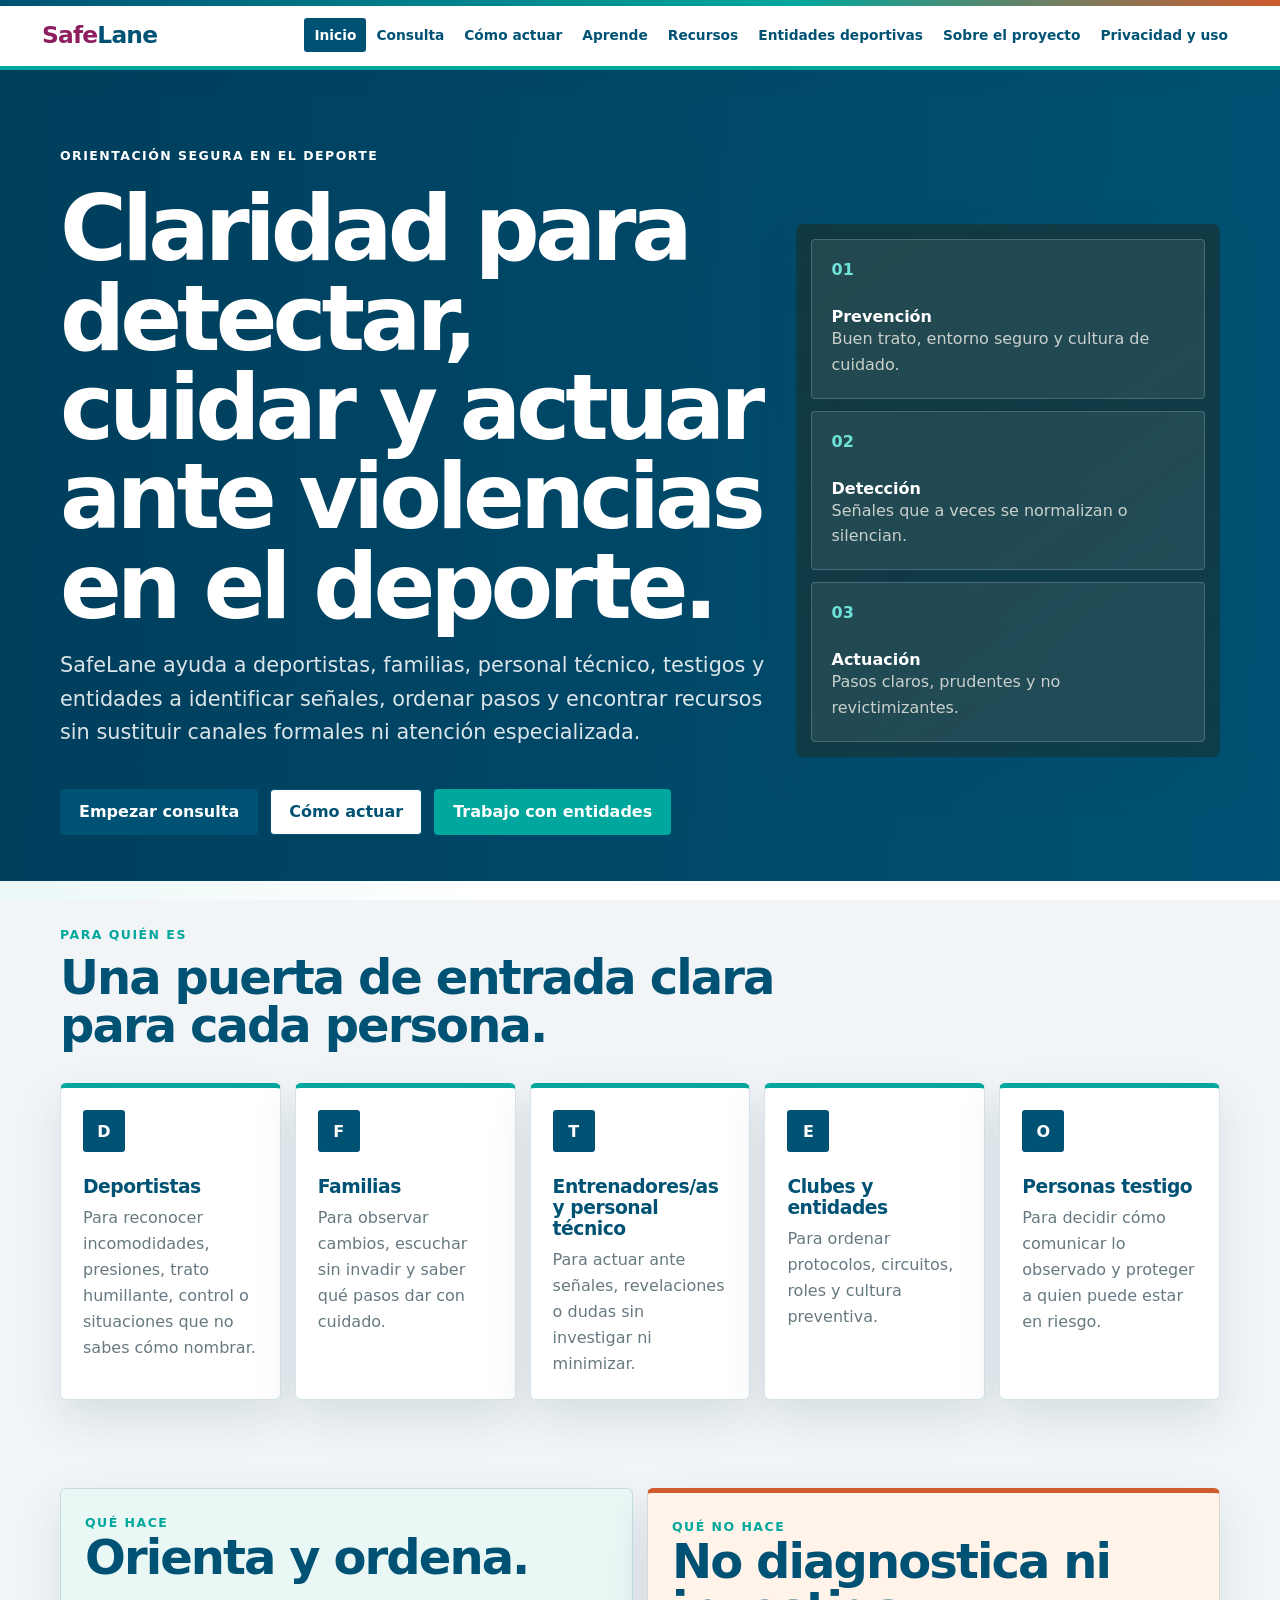
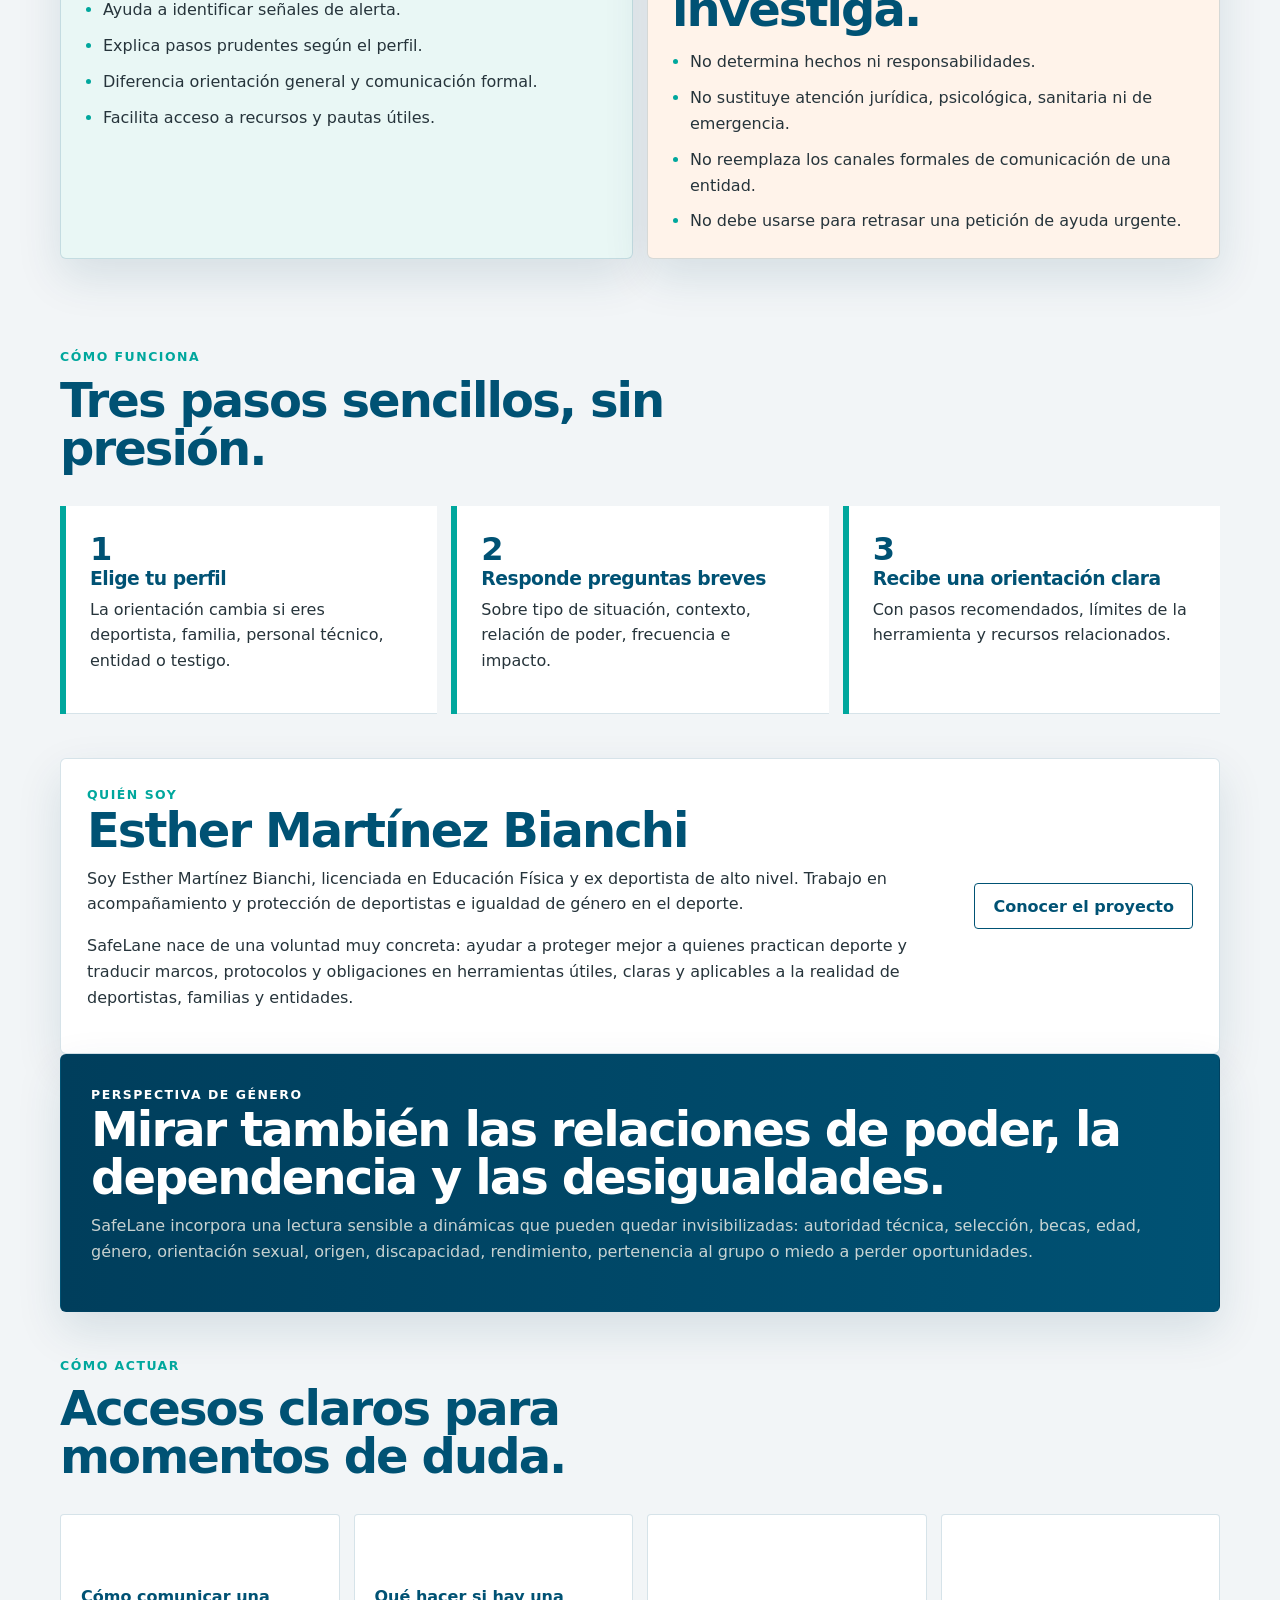
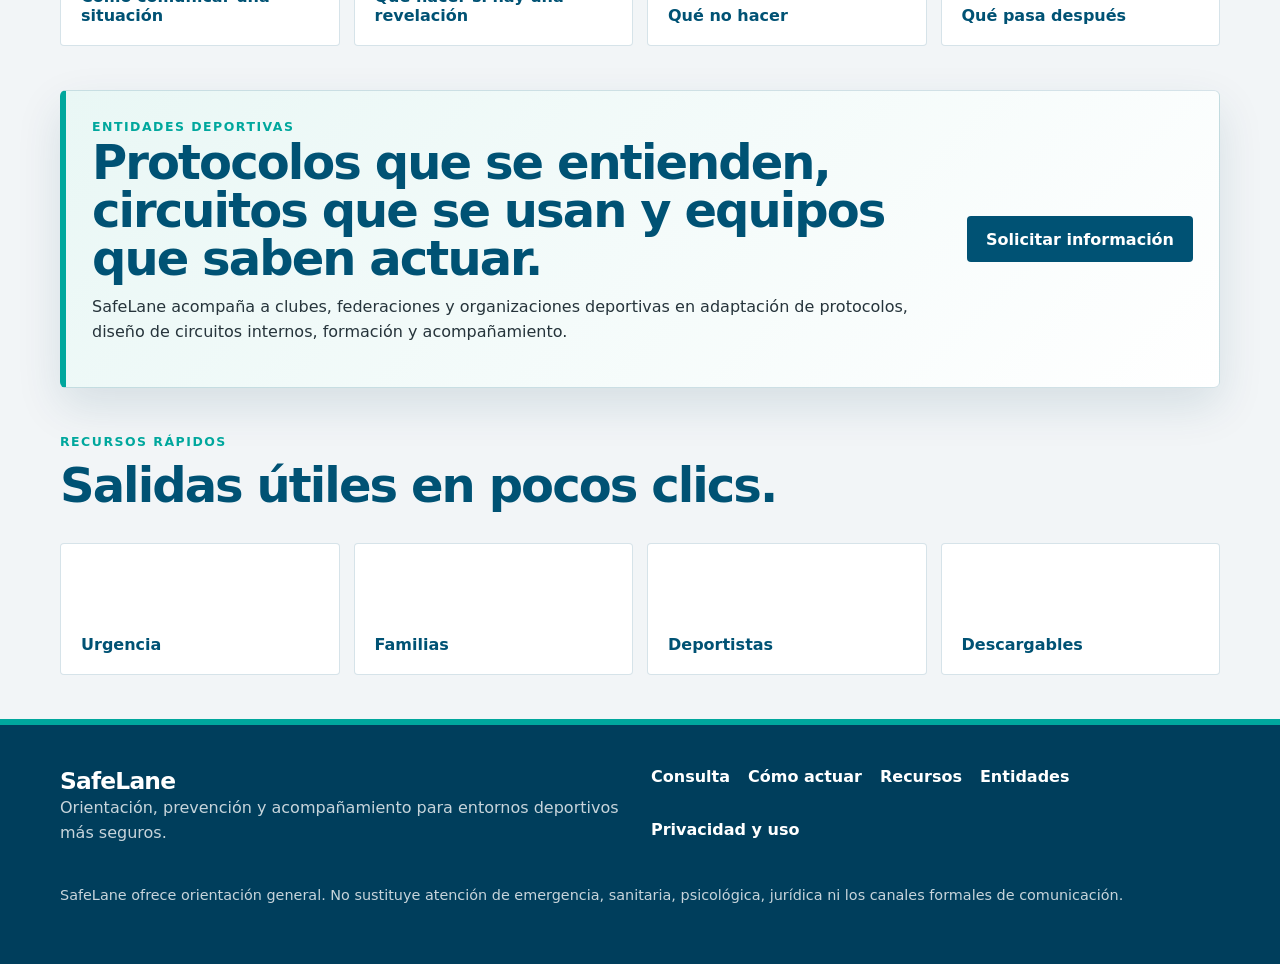
<file: index.html>
<!doctype html>
<html lang="es">
<head>
  <meta charset="utf-8">
  <meta name="viewport" content="width=device-width, initial-scale=1">
  <title>SafeLane | Orientación y protección en el deporte</title>
  <meta name="description" content="SafeLane orienta sobre violencias en el deporte y acompaña a entidades deportivas en protocolos, circuitos internos y formación.">
  <link rel="stylesheet" href="styles.css?v=3">
  <script src="script.js" defer></script>
</head>
<body>
  <header class="site-header">
    <a class="brand" href="index.html" aria-label="SafeLane inicio"><span>Safe</span>Lane</a>
    <button class="menu-toggle" type="button" aria-expanded="false" aria-controls="site-nav">Menú</button>
    <nav id="site-nav" class="site-nav" aria-label="Navegación principal">
      <a class="active" href="index.html">Inicio</a>
      <a href="consulta.html">Consulta</a>
      <a href="como-actuar.html">Cómo actuar</a>
      <a href="aprende.html">Aprende</a>
      <a href="recursos.html">Recursos</a>
      <a href="entidades.html">Entidades deportivas</a>
      <a href="sobre.html">Sobre el proyecto</a>
      <a href="privacidad.html">Privacidad y uso</a>
    </nav>
  </header>

  <main>
    <section class="hero hero-home">
      <div class="hero-copy">
        <p class="eyebrow">Orientación segura en el deporte</p>
        <h1>Claridad para detectar, cuidar y actuar ante violencias en el deporte.</h1>
        <p class="lead">SafeLane ayuda a deportistas, familias, personal técnico, testigos y entidades a identificar señales, ordenar pasos y encontrar recursos sin sustituir canales formales ni atención especializada.</p>
        <div class="cta-row">
          <a class="button primary" href="consulta.html">Empezar consulta</a>
          <a class="button secondary" href="como-actuar.html">Cómo actuar</a>
          <a class="button ghost" href="entidades.html">Trabajo con entidades</a>
        </div>
      </div>
      <div class="hero-panel" aria-label="Resumen de enfoque SafeLane">
        <div class="signal-card large"><span>01</span><strong>Prevención</strong><p>Buen trato, entorno seguro y cultura de cuidado.</p></div>
        <div class="signal-card"><span>02</span><strong>Detección</strong><p>Señales que a veces se normalizan o silencian.</p></div>
        <div class="signal-card"><span>03</span><strong>Actuación</strong><p>Pasos claros, prudentes y no revictimizantes.</p></div>
      </div>
    </section>

    <section class="section">
      <div class="section-head">
        <p class="eyebrow">Para quién es</p>
        <h2>Una puerta de entrada clara para cada persona.</h2>
      </div>
      <div class="grid cards-five">
        <article class="card"><span class="icon">D</span><h3>Deportistas</h3><p>Para reconocer incomodidades, presiones, trato humillante, control o situaciones que no sabes cómo nombrar.</p></article>
        <article class="card"><span class="icon">F</span><h3>Familias</h3><p>Para observar cambios, escuchar sin invadir y saber qué pasos dar con cuidado.</p></article>
        <article class="card"><span class="icon">T</span><h3>Entrenadores/as y personal técnico</h3><p>Para actuar ante señales, revelaciones o dudas sin investigar ni minimizar.</p></article>
        <article class="card"><span class="icon">E</span><h3>Clubes y entidades</h3><p>Para ordenar protocolos, circuitos, roles y cultura preventiva.</p></article>
        <article class="card"><span class="icon">O</span><h3>Personas testigo</h3><p>Para decidir cómo comunicar lo observado y proteger a quien puede estar en riesgo.</p></article>
      </div>
    </section>

    <section class="section split">
      <div class="panel good"><p class="eyebrow">Qué hace</p><h2>Orienta y ordena.</h2><ul class="check-list"><li>Ayuda a identificar señales de alerta.</li><li>Explica pasos prudentes según el perfil.</li><li>Diferencia orientación general y comunicación formal.</li><li>Facilita acceso a recursos y pautas útiles.</li></ul></div>
      <div class="panel warning"><p class="eyebrow">Qué no hace</p><h2>No diagnostica ni investiga.</h2><ul class="check-list"><li>No determina hechos ni responsabilidades.</li><li>No sustituye atención jurídica, psicológica, sanitaria ni de emergencia.</li><li>No reemplaza los canales formales de comunicación de una entidad.</li><li>No debe usarse para retrasar una petición de ayuda urgente.</li></ul></div>
    </section>

    <section class="section steps-section">
      <div class="section-head"><p class="eyebrow">Cómo funciona</p><h2>Tres pasos sencillos, sin presión.</h2></div>
      <div class="steps"><article><span>1</span><h3>Elige tu perfil</h3><p>La orientación cambia si eres deportista, familia, personal técnico, entidad o testigo.</p></article><article><span>2</span><h3>Responde preguntas breves</h3><p>Sobre tipo de situación, contexto, relación de poder, frecuencia e impacto.</p></article><article><span>3</span><h3>Recibe una orientación clara</h3><p>Con pasos recomendados, límites de la herramienta y recursos relacionados.</p></article></div>
    </section>

    <section class="section about-strip">
      <div><p class="eyebrow">Quién soy</p><h2>Esther Martínez Bianchi</h2><p>Soy Esther Martínez Bianchi, licenciada en Educación Física y ex deportista de alto nivel. Trabajo en acompañamiento y protección de deportistas e igualdad de género en el deporte.</p><p>SafeLane nace de una voluntad muy concreta: ayudar a proteger mejor a quienes practican deporte y traducir marcos, protocolos y obligaciones en herramientas útiles, claras y aplicables a la realidad de deportistas, familias y entidades.</p></div>
      <a class="button secondary" href="sobre.html">Conocer el proyecto</a>
    </section>

    <section class="section feature-band">
      <p class="eyebrow">Perspectiva de género</p>
      <h2>Mirar también las relaciones de poder, la dependencia y las desigualdades.</h2>
      <p>SafeLane incorpora una lectura sensible a dinámicas que pueden quedar invisibilizadas: autoridad técnica, selección, becas, edad, género, orientación sexual, origen, discapacidad, rendimiento, pertenencia al grupo o miedo a perder oportunidades.</p>
    </section>

    <section class="section quick-links">
      <div class="section-head"><p class="eyebrow">Cómo actuar</p><h2>Accesos claros para momentos de duda.</h2></div>
      <div class="grid four"><a class="link-card" href="como-actuar.html#comunicar">Cómo comunicar una situación</a><a class="link-card" href="como-actuar.html#revelacion">Qué hacer si hay una revelación</a><a class="link-card" href="como-actuar.html#no-hacer">Qué no hacer</a><a class="link-card" href="como-actuar.html#despues">Qué pasa después</a></div>
    </section>

    <section class="section b2b-callout">
      <div><p class="eyebrow">Entidades deportivas</p><h2>Protocolos que se entienden, circuitos que se usan y equipos que saben actuar.</h2><p>SafeLane acompaña a clubes, federaciones y organizaciones deportivas en adaptación de protocolos, diseño de circuitos internos, formación y acompañamiento.</p></div>
      <a class="button primary" href="entidades.html">Solicitar información</a>
    </section>

    <section class="section quick-links">
      <div class="section-head"><p class="eyebrow">Recursos rápidos</p><h2>Salidas útiles en pocos clics.</h2></div>
      <div class="grid four"><a class="link-card" href="recursos.html#urgencia">Urgencia</a><a class="link-card" href="recursos.html#familias">Familias</a><a class="link-card" href="recursos.html#deportistas">Deportistas</a><a class="link-card" href="recursos.html#descargables">Descargables</a></div>
    </section>
  </main>

  <footer class="site-footer">
    <div><a class="brand" href="index.html"><span>Safe</span>Lane</a><p>Orientación, prevención y acompañamiento para entornos deportivos más seguros.</p></div>
    <div class="footer-links"><a href="consulta.html">Consulta</a><a href="como-actuar.html">Cómo actuar</a><a href="recursos.html">Recursos</a><a href="entidades.html">Entidades</a><a href="privacidad.html">Privacidad y uso</a></div>
    <p class="small">SafeLane ofrece orientación general. No sustituye atención de emergencia, sanitaria, psicológica, jurídica ni los canales formales de comunicación.</p>
  </footer>
</body>
</html>
</file>
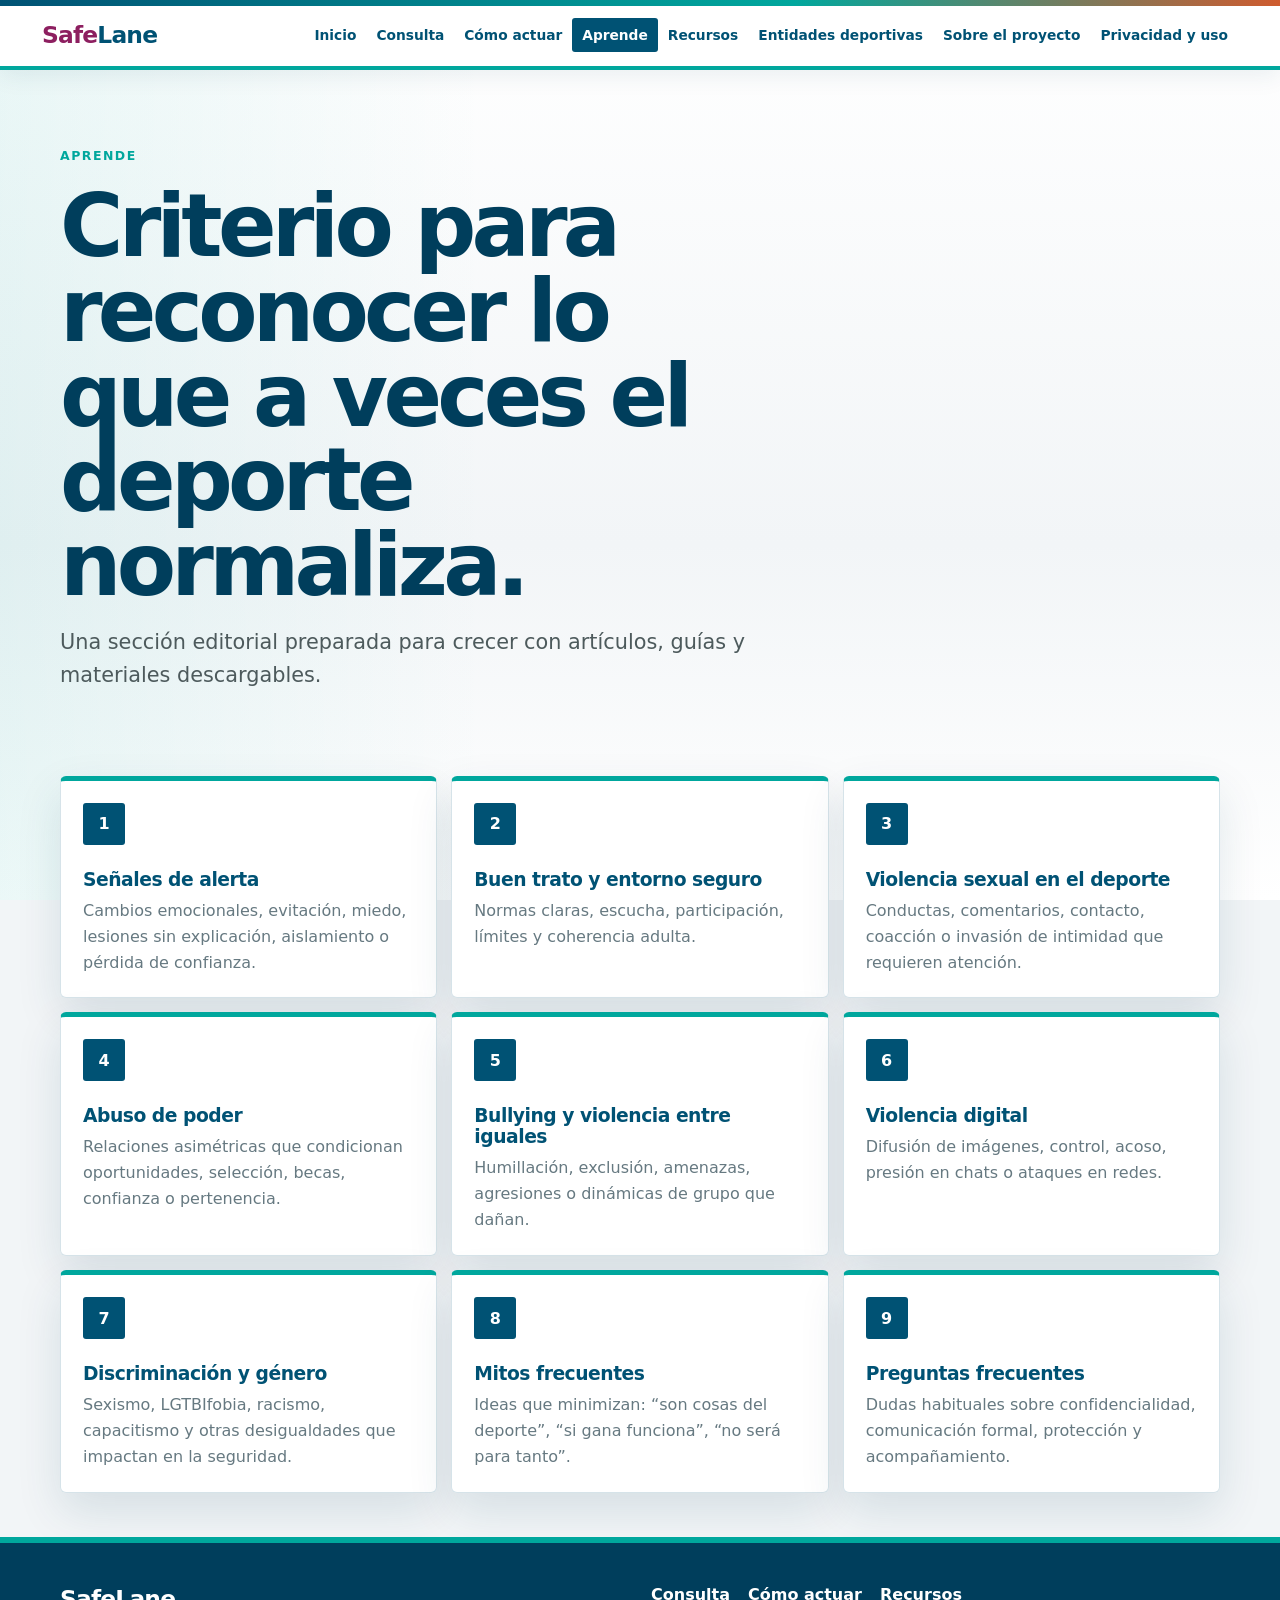
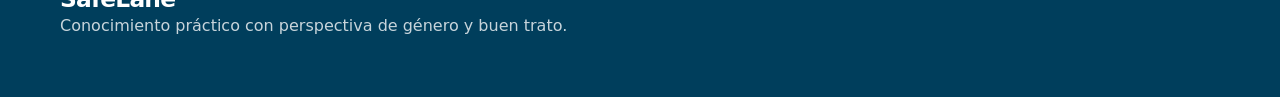
<file: aprende.html>
<!doctype html><html lang="es"><head><meta charset="utf-8"><meta name="viewport" content="width=device-width, initial-scale=1"><title>Aprende | SafeLane</title><link rel="stylesheet" href="styles.css?v=3"><script src="script.js" defer></script></head><body><header class="site-header"><a class="brand" href="index.html"><span>Safe</span>Lane</a><button class="menu-toggle" type="button" aria-expanded="false" aria-controls="site-nav">Menú</button><nav id="site-nav" class="site-nav"><a href="index.html">Inicio</a><a href="consulta.html">Consulta</a><a href="como-actuar.html">Cómo actuar</a><a class="active" href="aprende.html">Aprende</a><a href="recursos.html">Recursos</a><a href="entidades.html">Entidades deportivas</a><a href="sobre.html">Sobre el proyecto</a><a href="privacidad.html">Privacidad y uso</a></nav></header><main><section class="hero page-hero"><div class="hero-copy"><p class="eyebrow">Aprende</p><h1>Criterio para reconocer lo que a veces el deporte normaliza.</h1><p class="lead">Una sección editorial preparada para crecer con artículos, guías y materiales descargables.</p></div></section><section class="section grid three"><article class="card"><span class="icon">1</span><h3>Señales de alerta</h3><p>Cambios emocionales, evitación, miedo, lesiones sin explicación, aislamiento o pérdida de confianza.</p></article><article class="card"><span class="icon">2</span><h3>Buen trato y entorno seguro</h3><p>Normas claras, escucha, participación, límites y coherencia adulta.</p></article><article class="card"><span class="icon">3</span><h3>Violencia sexual en el deporte</h3><p>Conductas, comentarios, contacto, coacción o invasión de intimidad que requieren atención.</p></article><article class="card"><span class="icon">4</span><h3>Abuso de poder</h3><p>Relaciones asimétricas que condicionan oportunidades, selección, becas, confianza o pertenencia.</p></article><article class="card"><span class="icon">5</span><h3>Bullying y violencia entre iguales</h3><p>Humillación, exclusión, amenazas, agresiones o dinámicas de grupo que dañan.</p></article><article class="card"><span class="icon">6</span><h3>Violencia digital</h3><p>Difusión de imágenes, control, acoso, presión en chats o ataques en redes.</p></article><article class="card"><span class="icon">7</span><h3>Discriminación y género</h3><p>Sexismo, LGTBIfobia, racismo, capacitismo y otras desigualdades que impactan en la seguridad.</p></article><article class="card"><span class="icon">8</span><h3>Mitos frecuentes</h3><p>Ideas que minimizan: “son cosas del deporte”, “si gana funciona”, “no será para tanto”.</p></article><article class="card"><span class="icon">9</span><h3>Preguntas frecuentes</h3><p>Dudas habituales sobre confidencialidad, comunicación formal, protección y acompañamiento.</p></article></section></main><footer class="site-footer"><div><a class="brand" href="index.html"><span>Safe</span>Lane</a><p>Conocimiento práctico con perspectiva de género y buen trato.</p></div><div class="footer-links"><a href="consulta.html">Consulta</a><a href="como-actuar.html">Cómo actuar</a><a href="recursos.html">Recursos</a></div></footer></body></html>
</file>
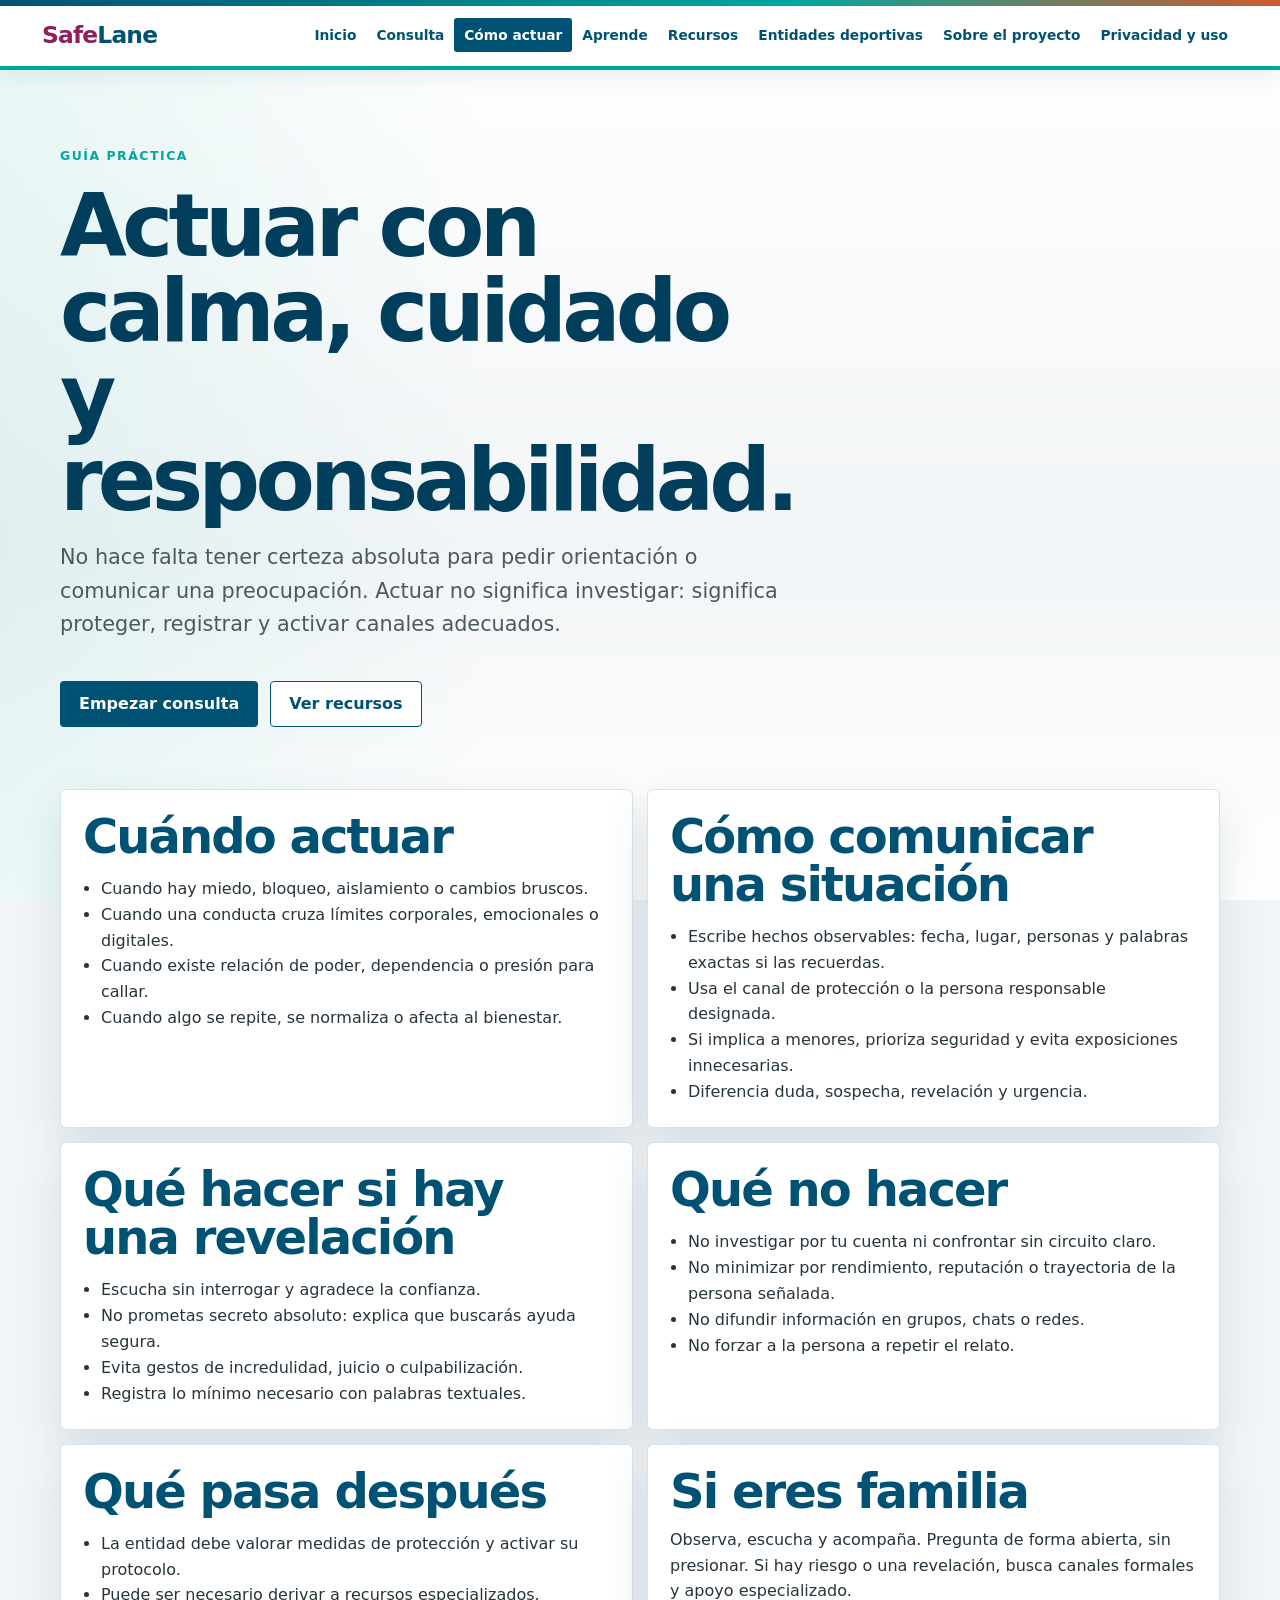
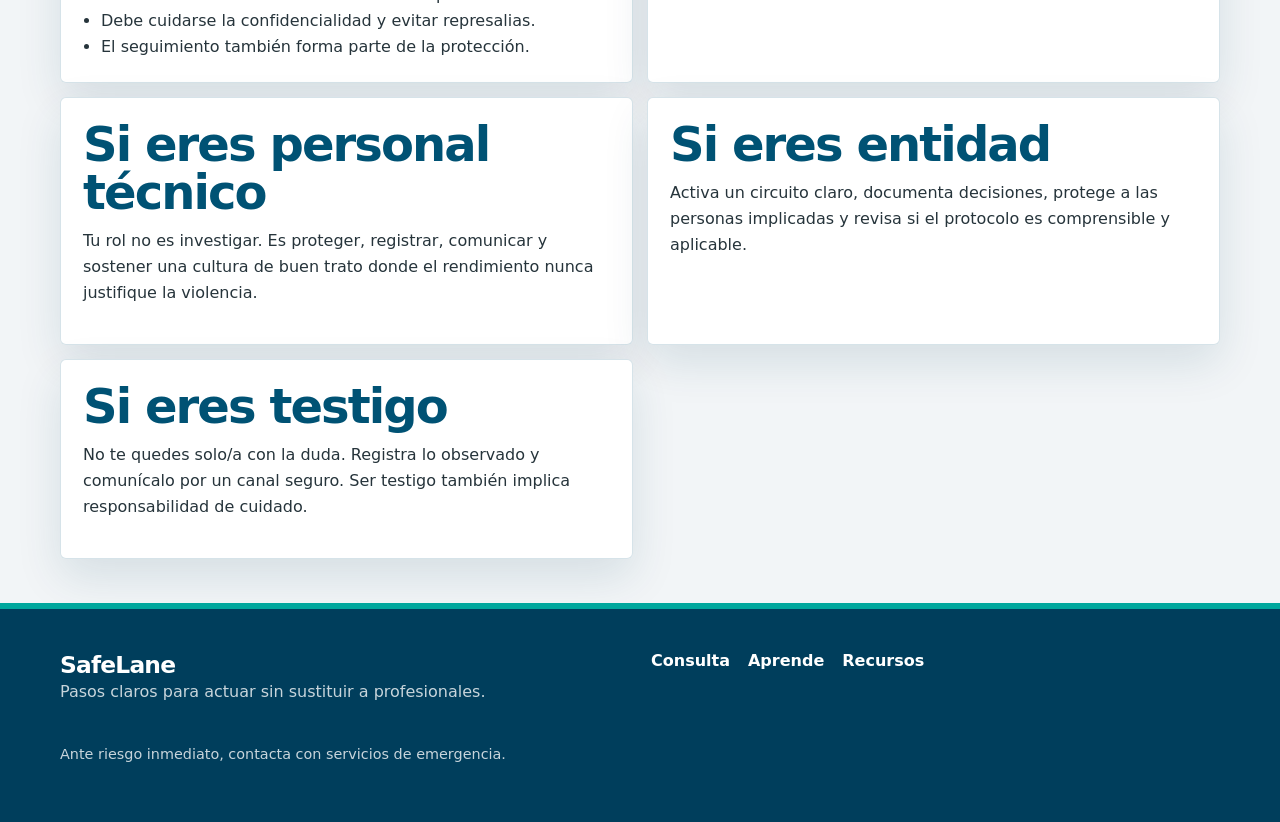
<file: como-actuar.html>
<!doctype html><html lang="es"><head><meta charset="utf-8"><meta name="viewport" content="width=device-width, initial-scale=1"><title>Cómo actuar | SafeLane</title><link rel="stylesheet" href="styles.css?v=3"><script src="script.js" defer></script></head><body><header class="site-header"><a class="brand" href="index.html"><span>Safe</span>Lane</a><button class="menu-toggle" type="button" aria-expanded="false" aria-controls="site-nav">Menú</button><nav id="site-nav" class="site-nav"><a href="index.html">Inicio</a><a href="consulta.html">Consulta</a><a class="active" href="como-actuar.html">Cómo actuar</a><a href="aprende.html">Aprende</a><a href="recursos.html">Recursos</a><a href="entidades.html">Entidades deportivas</a><a href="sobre.html">Sobre el proyecto</a><a href="privacidad.html">Privacidad y uso</a></nav></header><main>
<section class="hero page-hero"><div class="hero-copy"><p class="eyebrow">Guía práctica</p><h1>Actuar con calma, cuidado y responsabilidad.</h1><p class="lead">No hace falta tener certeza absoluta para pedir orientación o comunicar una preocupación. Actuar no significa investigar: significa proteger, registrar y activar canales adecuados.</p><div class="cta-row"><a class="button primary" href="consulta.html">Empezar consulta</a><a class="button secondary" href="recursos.html">Ver recursos</a></div></div></section>
<section class="section grid two"><article class="resource-block"><h2>Cuándo actuar</h2><ul><li>Cuando hay miedo, bloqueo, aislamiento o cambios bruscos.</li><li>Cuando una conducta cruza límites corporales, emocionales o digitales.</li><li>Cuando existe relación de poder, dependencia o presión para callar.</li><li>Cuando algo se repite, se normaliza o afecta al bienestar.</li></ul></article><article id="comunicar" class="resource-block"><h2>Cómo comunicar una situación</h2><ul><li>Escribe hechos observables: fecha, lugar, personas y palabras exactas si las recuerdas.</li><li>Usa el canal de protección o la persona responsable designada.</li><li>Si implica a menores, prioriza seguridad y evita exposiciones innecesarias.</li><li>Diferencia duda, sospecha, revelación y urgencia.</li></ul></article><article id="revelacion" class="resource-block"><h2>Qué hacer si hay una revelación</h2><ul><li>Escucha sin interrogar y agradece la confianza.</li><li>No prometas secreto absoluto: explica que buscarás ayuda segura.</li><li>Evita gestos de incredulidad, juicio o culpabilización.</li><li>Registra lo mínimo necesario con palabras textuales.</li></ul></article><article id="no-hacer" class="resource-block"><h2>Qué no hacer</h2><ul><li>No investigar por tu cuenta ni confrontar sin circuito claro.</li><li>No minimizar por rendimiento, reputación o trayectoria de la persona señalada.</li><li>No difundir información en grupos, chats o redes.</li><li>No forzar a la persona a repetir el relato.</li></ul></article><article id="despues" class="resource-block"><h2>Qué pasa después</h2><ul><li>La entidad debe valorar medidas de protección y activar su protocolo.</li><li>Puede ser necesario derivar a recursos especializados.</li><li>Debe cuidarse la confidencialidad y evitar represalias.</li><li>El seguimiento también forma parte de la protección.</li></ul></article><article class="resource-block"><h2>Si eres familia</h2><p>Observa, escucha y acompaña. Pregunta de forma abierta, sin presionar. Si hay riesgo o una revelación, busca canales formales y apoyo especializado.</p></article><article class="resource-block"><h2>Si eres personal técnico</h2><p>Tu rol no es investigar. Es proteger, registrar, comunicar y sostener una cultura de buen trato donde el rendimiento nunca justifique la violencia.</p></article><article class="resource-block"><h2>Si eres entidad</h2><p>Activa un circuito claro, documenta decisiones, protege a las personas implicadas y revisa si el protocolo es comprensible y aplicable.</p></article><article class="resource-block"><h2>Si eres testigo</h2><p>No te quedes solo/a con la duda. Registra lo observado y comunícalo por un canal seguro. Ser testigo también implica responsabilidad de cuidado.</p></article></section></main><footer class="site-footer"><div><a class="brand" href="index.html"><span>Safe</span>Lane</a><p>Pasos claros para actuar sin sustituir a profesionales.</p></div><div class="footer-links"><a href="consulta.html">Consulta</a><a href="aprende.html">Aprende</a><a href="recursos.html">Recursos</a></div><p class="small">Ante riesgo inmediato, contacta con servicios de emergencia.</p></footer></body></html>
</file>
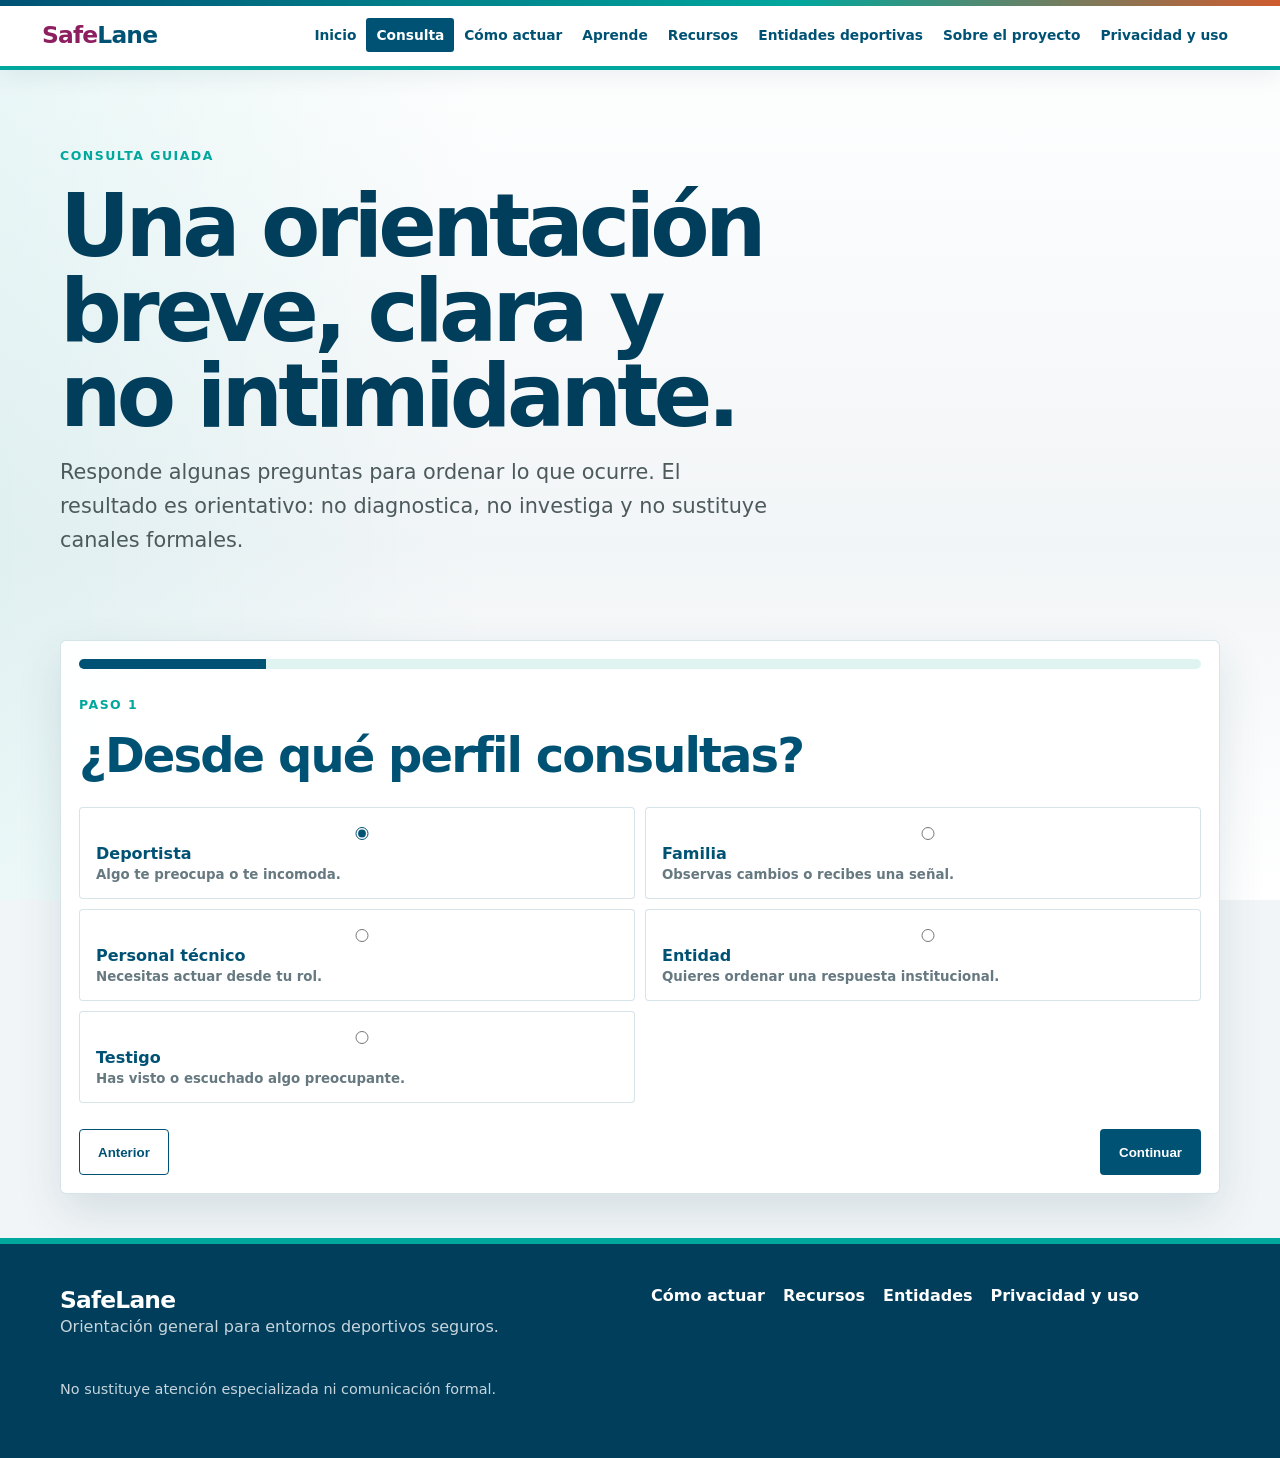
<file: consulta.html>
<!doctype html><html lang="es"><head><meta charset="utf-8"><meta name="viewport" content="width=device-width, initial-scale=1"><title>Consulta | SafeLane</title><meta name="description" content="Consulta guiada SafeLane para recibir orientación general ante posibles violencias en el deporte."><link rel="stylesheet" href="styles.css?v=3"><script src="script.js" defer></script></head><body>
<header class="site-header"><a class="brand" href="index.html"><span>Safe</span>Lane</a><button class="menu-toggle" type="button" aria-expanded="false" aria-controls="site-nav">Menú</button><nav id="site-nav" class="site-nav"><a href="index.html">Inicio</a><a class="active" href="consulta.html">Consulta</a><a href="como-actuar.html">Cómo actuar</a><a href="aprende.html">Aprende</a><a href="recursos.html">Recursos</a><a href="entidades.html">Entidades deportivas</a><a href="sobre.html">Sobre el proyecto</a><a href="privacidad.html">Privacidad y uso</a></nav></header>
<main><section class="hero page-hero"><div class="hero-copy"><p class="eyebrow">Consulta guiada</p><h1>Una orientación breve, clara y no intimidante.</h1><p class="lead">Responde algunas preguntas para ordenar lo que ocurre. El resultado es orientativo: no diagnostica, no investiga y no sustituye canales formales.</p></div></section>
<section class="section"><div class="consult-shell" data-consult><div class="progress" aria-label="Progreso"><div class="progress-bar"></div></div>
<div class="question-step active"><p class="eyebrow">Paso 1</p><h2>¿Desde qué perfil consultas?</h2><div class="choice-grid two"><label class="choice"><input type="radio" name="perfil" value="deportista" checked><span>Deportista</span><small>Algo te preocupa o te incomoda.</small></label><label class="choice"><input type="radio" name="perfil" value="familia"><span>Familia</span><small>Observas cambios o recibes una señal.</small></label><label class="choice"><input type="radio" name="perfil" value="personal técnico"><span>Personal técnico</span><small>Necesitas actuar desde tu rol.</small></label><label class="choice"><input type="radio" name="perfil" value="entidad"><span>Entidad</span><small>Quieres ordenar una respuesta institucional.</small></label><label class="choice"><input type="radio" name="perfil" value="testigo"><span>Testigo</span><small>Has visto o escuchado algo preocupante.</small></label></div></div>
<div class="question-step"><p class="eyebrow">Paso 2</p><h2>¿Hay urgencia o riesgo inmediato?</h2><div class="choice-grid two"><label class="choice"><input type="radio" name="urgencia" value="riesgo inmediato"><span>Sí, puede haber riesgo inmediato</span><small>Prioriza emergencias, seguridad y ayuda presencial.</small></label><label class="choice"><input type="radio" name="urgencia" value="sin riesgo inmediato" checked><span>No lo sé o no parece inmediato</span><small>La orientación puede ayudarte a ordenar pasos.</small></label></div></div>
<div class="question-step"><p class="eyebrow">Paso 3</p><h2>¿Qué tipo de situación se aproxima más?</h2><div class="choice-grid two"><label class="choice"><input type="radio" name="situacion" value="trato humillante o abuso de poder" checked><span>Trato humillante o abuso de poder</span><small>Gritos, amenazas, castigos, control o presión.</small></label><label class="choice"><input type="radio" name="situacion" value="violencia sexual o límites corporales"><span>Violencia sexual o límites corporales</span><small>Comentarios, contacto, invasión o coacción.</small></label><label class="choice"><input type="radio" name="situacion" value="bullying o violencia entre iguales"><span>Bullying o violencia entre iguales</span><small>Aislamiento, burlas, agresiones o intimidación.</small></label><label class="choice"><input type="radio" name="situacion" value="violencia digital o discriminación"><span>Violencia digital o discriminación</span><small>Mensajes, imágenes, acoso, sexismo, racismo u otras desigualdades.</small></label></div></div>
<div class="question-step"><p class="eyebrow">Paso 4</p><h2>¿Existe relación de poder o dependencia?</h2><div class="choice-grid two"><label class="choice"><input type="radio" name="poder" value="relación asimétrica" checked><span>Sí o puede existir</span><small>Edad, autoridad técnica, selección, becas, titularidad o pertenencia.</small></label><label class="choice"><input type="radio" name="poder" value="sin relación asimétrica clara"><span>No está claro</span><small>Aun así puede requerir atención y seguimiento.</small></label></div></div>
<div class="question-step"><p class="eyebrow">Paso 5</p><h2>Frecuencia, contexto e impacto</h2><div class="choice-grid two"><label class="choice"><input type="radio" name="impacto" value="se repite o tiene impacto" checked><span>Se repite o tiene impacto</span><small>Cambia el ánimo, asistencia, rendimiento, sueño, confianza o relaciones.</small></label><label class="choice"><input type="radio" name="impacto" value="episodio aislado o duda inicial"><span>Episodio aislado o duda inicial</span><small>Conviene observar, registrar y no minimizar.</small></label></div></div>
<div class="question-step"><p class="eyebrow">Paso 6</p><h2>Antes del resultado</h2><div class="notice"><p>Si hay riesgo inmediato, lesiones, amenazas, violencia sexual reciente o una persona menor en peligro, busca ayuda urgente y usa los canales de emergencia disponibles. SafeLane solo ofrece orientación general.</p></div></div>
<div class="consult-actions"><button class="button secondary" type="button" data-prev>Anterior</button><button class="button primary" type="button" data-next>Continuar</button></div><div data-result></div></div></section></main>
<footer class="site-footer"><div><a class="brand" href="index.html"><span>Safe</span>Lane</a><p>Orientación general para entornos deportivos seguros.</p></div><div class="footer-links"><a href="como-actuar.html">Cómo actuar</a><a href="recursos.html">Recursos</a><a href="entidades.html">Entidades</a><a href="privacidad.html">Privacidad y uso</a></div><p class="small">No sustituye atención especializada ni comunicación formal.</p></footer></body></html>
</file>
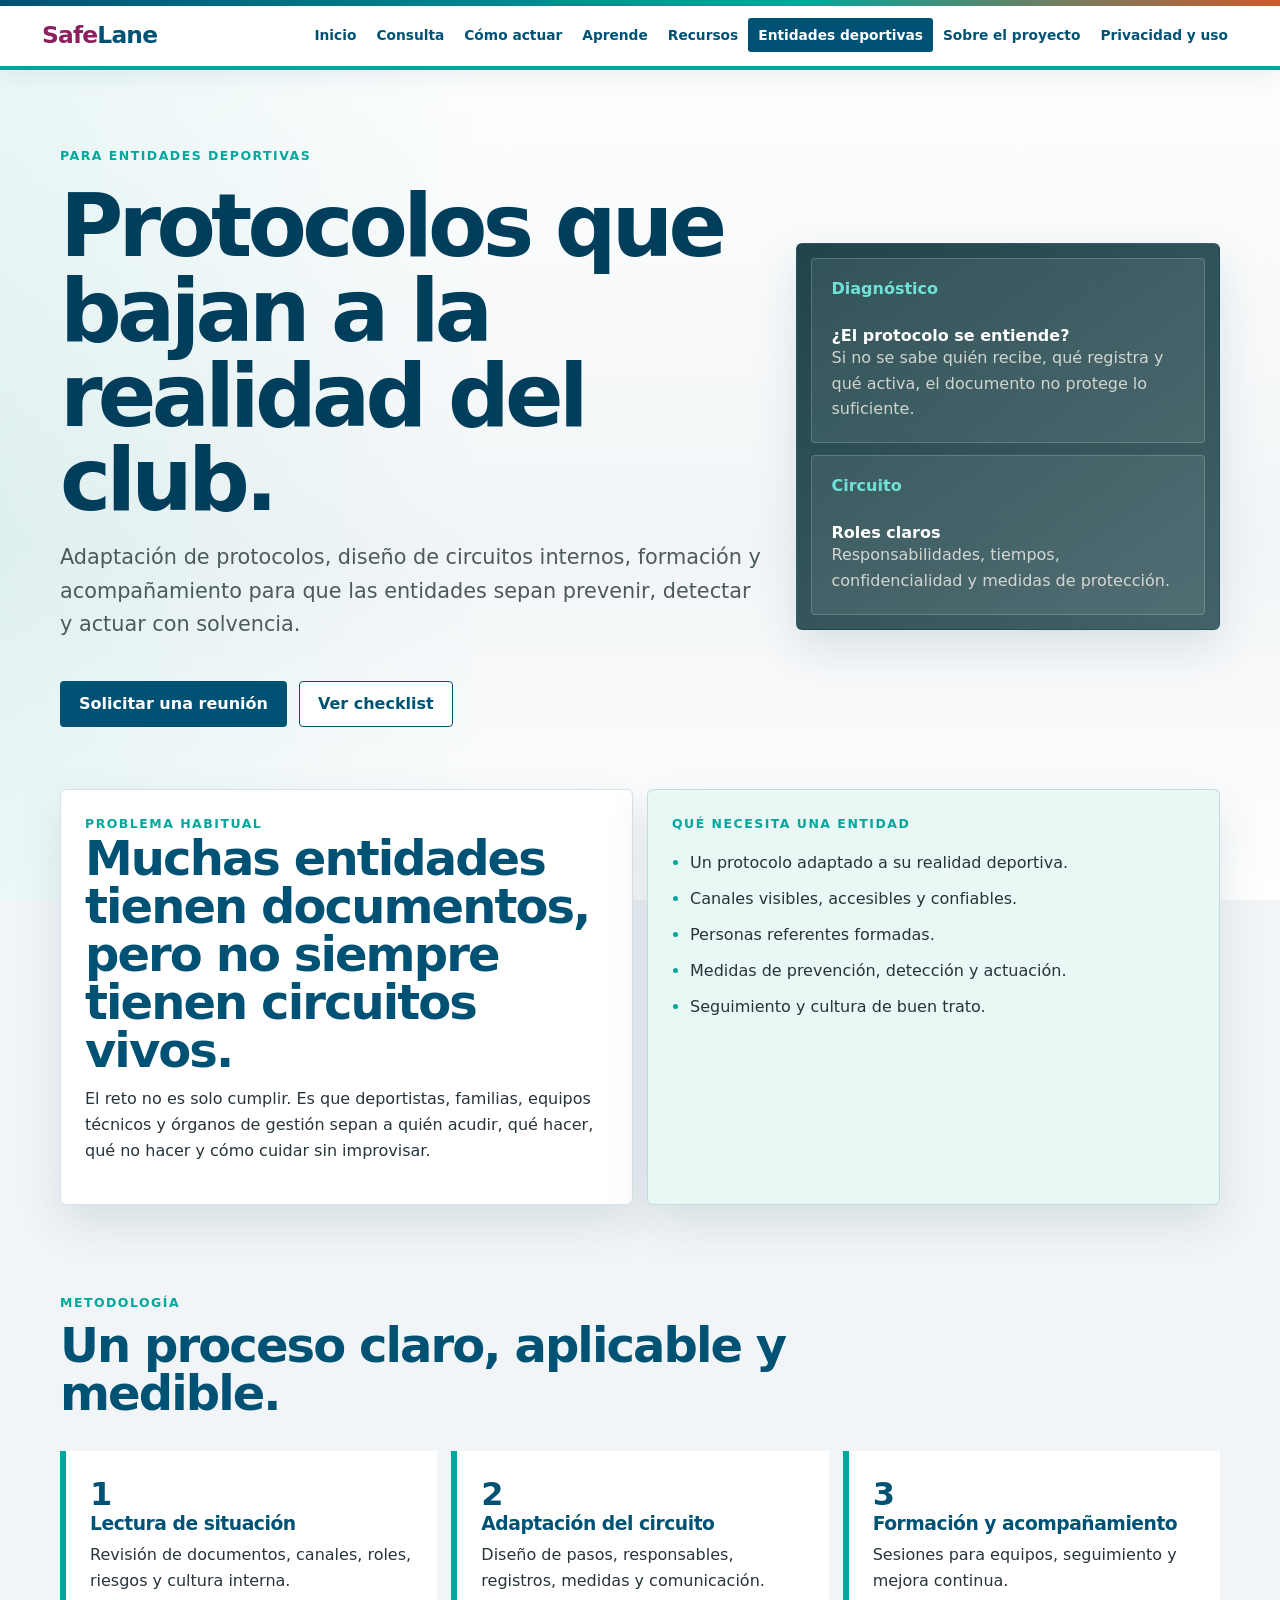
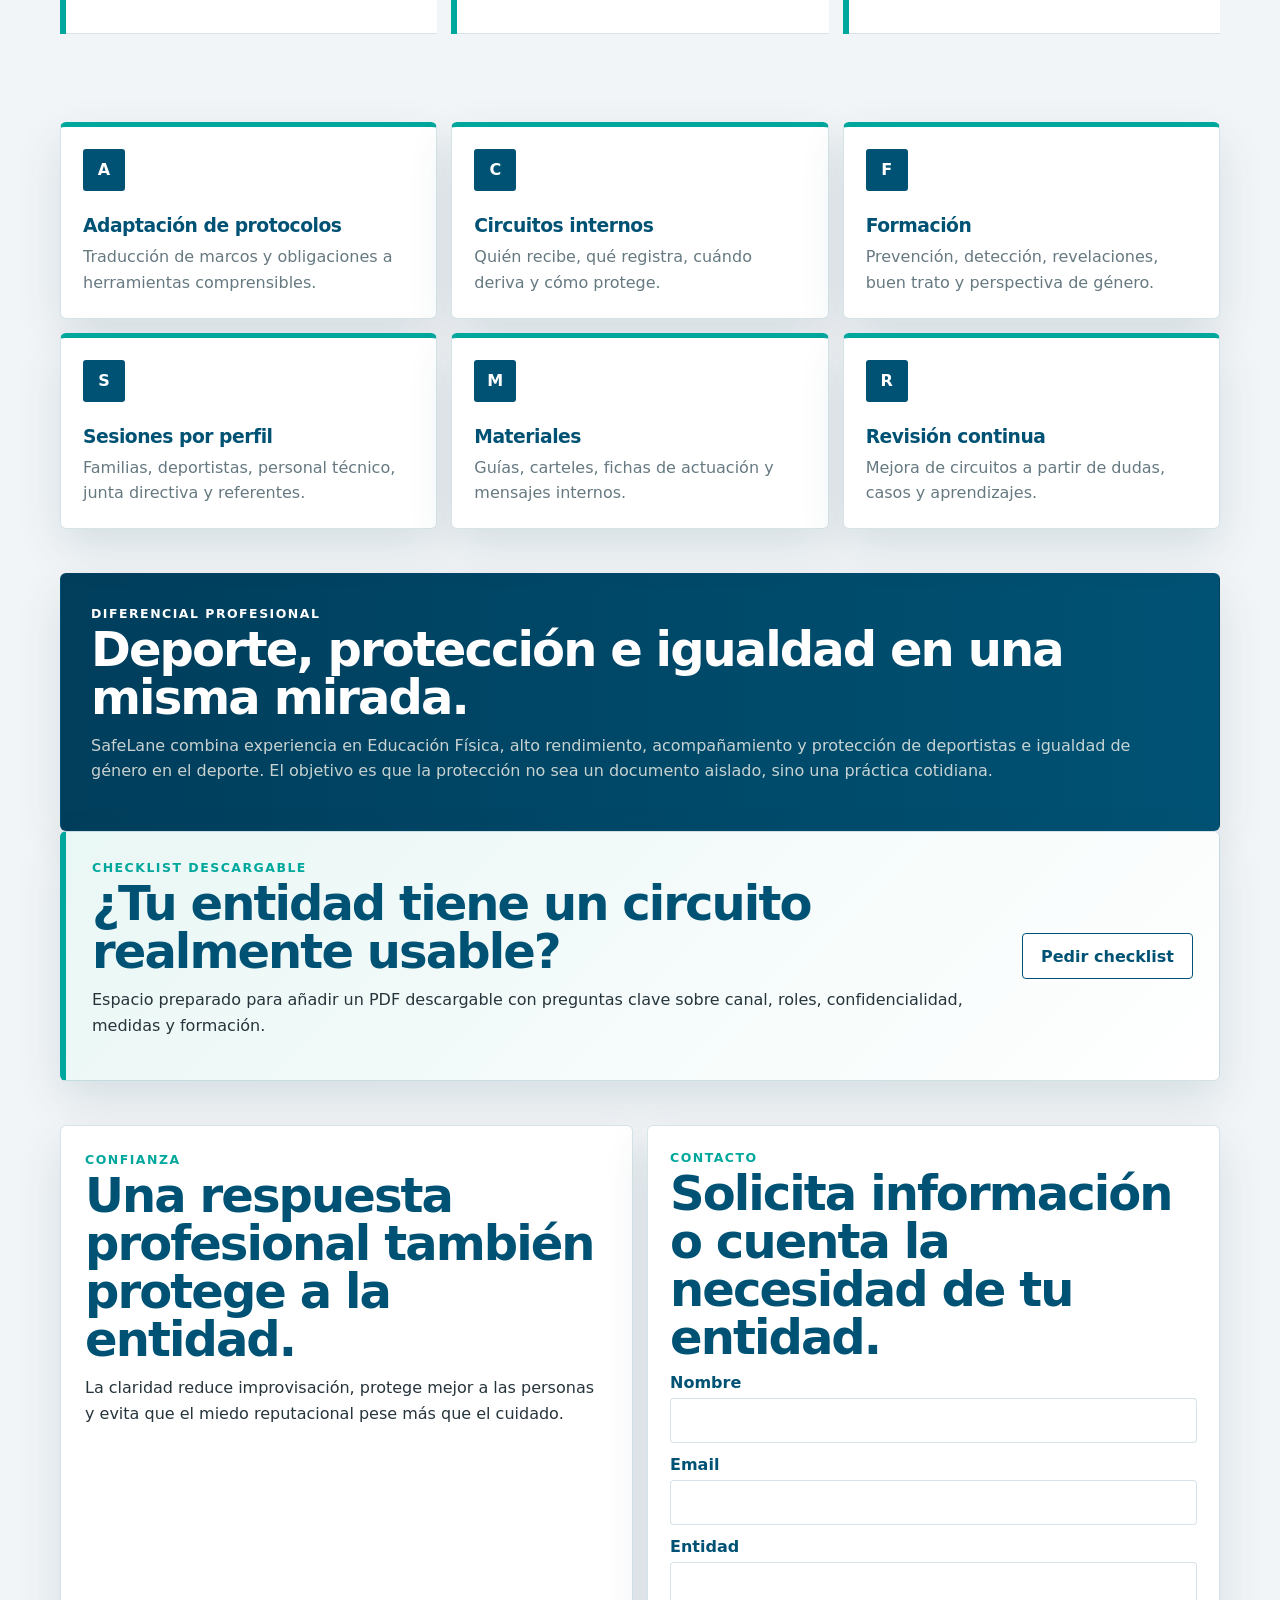
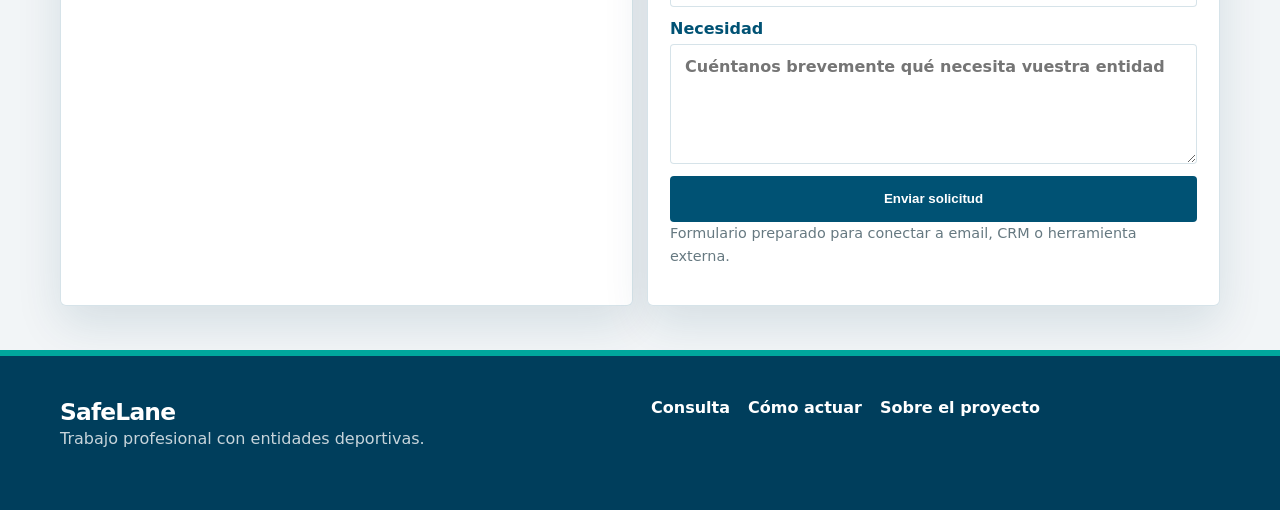
<file: entidades.html>
<!doctype html><html lang="es"><head><meta charset="utf-8"><meta name="viewport" content="width=device-width, initial-scale=1"><title>Entidades deportivas | SafeLane</title><meta name="description" content="SafeLane acompaña a entidades deportivas en protocolos, circuitos internos, formación y protección de deportistas."><link rel="stylesheet" href="styles.css?v=3"><script src="script.js" defer></script></head><body><header class="site-header"><a class="brand" href="index.html"><span>Safe</span>Lane</a><button class="menu-toggle" type="button" aria-expanded="false" aria-controls="site-nav">Menú</button><nav id="site-nav" class="site-nav"><a href="index.html">Inicio</a><a href="consulta.html">Consulta</a><a href="como-actuar.html">Cómo actuar</a><a href="aprende.html">Aprende</a><a href="recursos.html">Recursos</a><a class="active" href="entidades.html">Entidades deportivas</a><a href="sobre.html">Sobre el proyecto</a><a href="privacidad.html">Privacidad y uso</a></nav></header><main>
<section class="hero page-hero"><div class="hero-copy"><p class="eyebrow">Para entidades deportivas</p><h1>Protocolos que bajan a la realidad del club.</h1><p class="lead">Adaptación de protocolos, diseño de circuitos internos, formación y acompañamiento para que las entidades sepan prevenir, detectar y actuar con solvencia.</p><div class="cta-row"><a class="button primary" href="#contacto">Solicitar una reunión</a><a class="button secondary" href="#checklist">Ver checklist</a></div></div><div class="hero-panel"><div class="signal-card large"><span>Diagnóstico</span><strong>¿El protocolo se entiende?</strong><p>Si no se sabe quién recibe, qué registra y qué activa, el documento no protege lo suficiente.</p></div><div class="signal-card"><span>Circuito</span><strong>Roles claros</strong><p>Responsabilidades, tiempos, confidencialidad y medidas de protección.</p></div></div></section>
<section class="section split"><article class="panel"><p class="eyebrow">Problema habitual</p><h2>Muchas entidades tienen documentos, pero no siempre tienen circuitos vivos.</h2><p>El reto no es solo cumplir. Es que deportistas, familias, equipos técnicos y órganos de gestión sepan a quién acudir, qué hacer, qué no hacer y cómo cuidar sin improvisar.</p></article><article class="panel good"><p class="eyebrow">Qué necesita una entidad</p><ul class="check-list"><li>Un protocolo adaptado a su realidad deportiva.</li><li>Canales visibles, accesibles y confiables.</li><li>Personas referentes formadas.</li><li>Medidas de prevención, detección y actuación.</li><li>Seguimiento y cultura de buen trato.</li></ul></article></section>
<section class="section"><div class="section-head"><p class="eyebrow">Metodología</p><h2>Un proceso claro, aplicable y medible.</h2></div><div class="steps"><article><span>1</span><h3>Lectura de situación</h3><p>Revisión de documentos, canales, roles, riesgos y cultura interna.</p></article><article><span>2</span><h3>Adaptación del circuito</h3><p>Diseño de pasos, responsables, registros, medidas y comunicación.</p></article><article><span>3</span><h3>Formación y acompañamiento</h3><p>Sesiones para equipos, seguimiento y mejora continua.</p></article></div></section>
<section class="section grid three"><article class="card"><span class="icon">A</span><h3>Adaptación de protocolos</h3><p>Traducción de marcos y obligaciones a herramientas comprensibles.</p></article><article class="card"><span class="icon">C</span><h3>Circuitos internos</h3><p>Quién recibe, qué registra, cuándo deriva y cómo protege.</p></article><article class="card"><span class="icon">F</span><h3>Formación</h3><p>Prevención, detección, revelaciones, buen trato y perspectiva de género.</p></article><article class="card"><span class="icon">S</span><h3>Sesiones por perfil</h3><p>Familias, deportistas, personal técnico, junta directiva y referentes.</p></article><article class="card"><span class="icon">M</span><h3>Materiales</h3><p>Guías, carteles, fichas de actuación y mensajes internos.</p></article><article class="card"><span class="icon">R</span><h3>Revisión continua</h3><p>Mejora de circuitos a partir de dudas, casos y aprendizajes.</p></article></section>
<section class="section feature-band"><p class="eyebrow">Diferencial profesional</p><h2>Deporte, protección e igualdad en una misma mirada.</h2><p>SafeLane combina experiencia en Educación Física, alto rendimiento, acompañamiento y protección de deportistas e igualdad de género en el deporte. El objetivo es que la protección no sea un documento aislado, sino una práctica cotidiana.</p></section>
<section id="checklist" class="section b2b-callout"><div><p class="eyebrow">Checklist descargable</p><h2>¿Tu entidad tiene un circuito realmente usable?</h2><p>Espacio preparado para añadir un PDF descargable con preguntas clave sobre canal, roles, confidencialidad, medidas y formación.</p></div><a class="button secondary" href="#contacto">Pedir checklist</a></section>
<section class="section split"><article class="panel"><p class="eyebrow">Confianza</p><h2>Una respuesta profesional también protege a la entidad.</h2><p>La claridad reduce improvisación, protege mejor a las personas y evita que el miedo reputacional pese más que el cuidado.</p></article><article id="contacto" class="form-panel"><p class="eyebrow">Contacto</p><h2>Solicita información o cuenta la necesidad de tu entidad.</h2><form action="mailto:info@example.com" method="post" enctype="text/plain"><label>Nombre<input name="nombre" autocomplete="name"></label><label>Email<input name="email" type="email" autocomplete="email"></label><label>Entidad<input name="entidad"></label><label>Necesidad<textarea name="mensaje" placeholder="Cuéntanos brevemente qué necesita vuestra entidad"></textarea></label><button class="button primary" type="submit">Enviar solicitud</button></form><p class="small">Formulario preparado para conectar a email, CRM o herramienta externa.</p></article></section>
</main><footer class="site-footer"><div><a class="brand" href="index.html"><span>Safe</span>Lane</a><p>Trabajo profesional con entidades deportivas.</p></div><div class="footer-links"><a href="consulta.html">Consulta</a><a href="como-actuar.html">Cómo actuar</a><a href="sobre.html">Sobre el proyecto</a></div></footer></body></html>
</file>
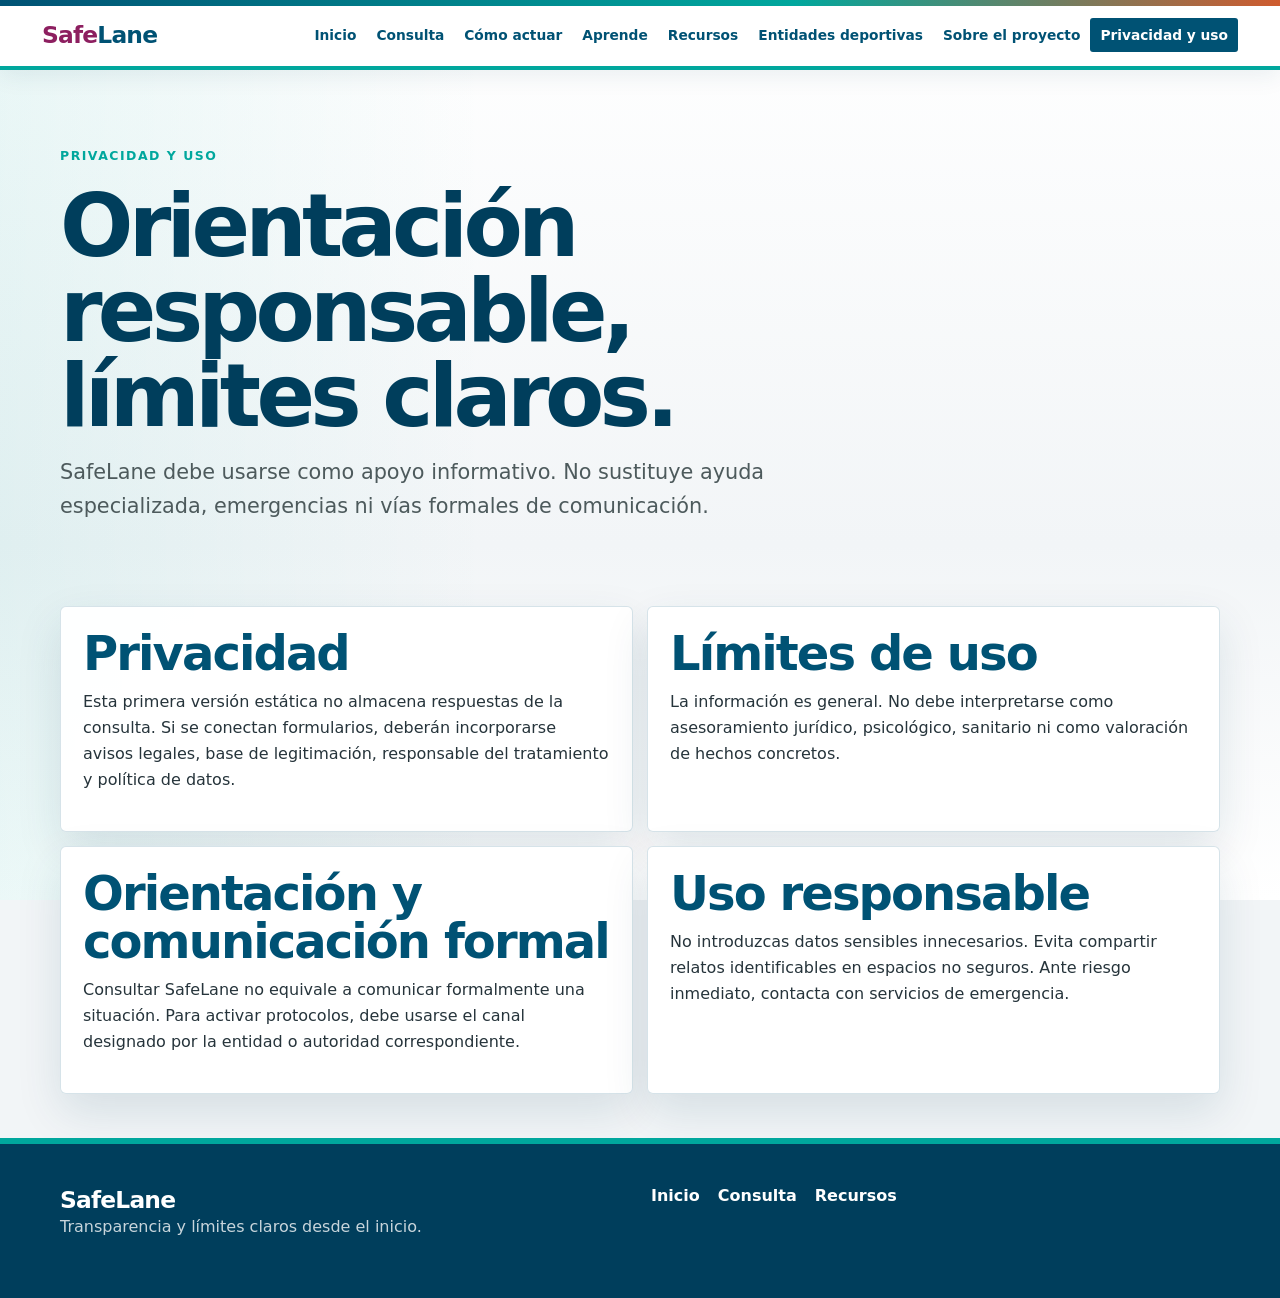
<file: privacidad.html>
<!doctype html><html lang="es"><head><meta charset="utf-8"><meta name="viewport" content="width=device-width, initial-scale=1"><title>Privacidad y uso | SafeLane</title><link rel="stylesheet" href="styles.css?v=3"><script src="script.js" defer></script></head><body><header class="site-header"><a class="brand" href="index.html"><span>Safe</span>Lane</a><button class="menu-toggle" type="button" aria-expanded="false" aria-controls="site-nav">Menú</button><nav id="site-nav" class="site-nav"><a href="index.html">Inicio</a><a href="consulta.html">Consulta</a><a href="como-actuar.html">Cómo actuar</a><a href="aprende.html">Aprende</a><a href="recursos.html">Recursos</a><a href="entidades.html">Entidades deportivas</a><a href="sobre.html">Sobre el proyecto</a><a class="active" href="privacidad.html">Privacidad y uso</a></nav></header><main><section class="hero page-hero"><div class="hero-copy"><p class="eyebrow">Privacidad y uso</p><h1>Orientación responsable, límites claros.</h1><p class="lead">SafeLane debe usarse como apoyo informativo. No sustituye ayuda especializada, emergencias ni vías formales de comunicación.</p></div></section><section class="section grid two"><article class="resource-block"><h2>Privacidad</h2><p>Esta primera versión estática no almacena respuestas de la consulta. Si se conectan formularios, deberán incorporarse avisos legales, base de legitimación, responsable del tratamiento y política de datos.</p></article><article class="resource-block"><h2>Límites de uso</h2><p>La información es general. No debe interpretarse como asesoramiento jurídico, psicológico, sanitario ni como valoración de hechos concretos.</p></article><article class="resource-block"><h2>Orientación y comunicación formal</h2><p>Consultar SafeLane no equivale a comunicar formalmente una situación. Para activar protocolos, debe usarse el canal designado por la entidad o autoridad correspondiente.</p></article><article class="resource-block"><h2>Uso responsable</h2><p>No introduzcas datos sensibles innecesarios. Evita compartir relatos identificables en espacios no seguros. Ante riesgo inmediato, contacta con servicios de emergencia.</p></article></section></main><footer class="site-footer"><div><a class="brand" href="index.html"><span>Safe</span>Lane</a><p>Transparencia y límites claros desde el inicio.</p></div><div class="footer-links"><a href="index.html">Inicio</a><a href="consulta.html">Consulta</a><a href="recursos.html">Recursos</a></div></footer></body></html>
</file>
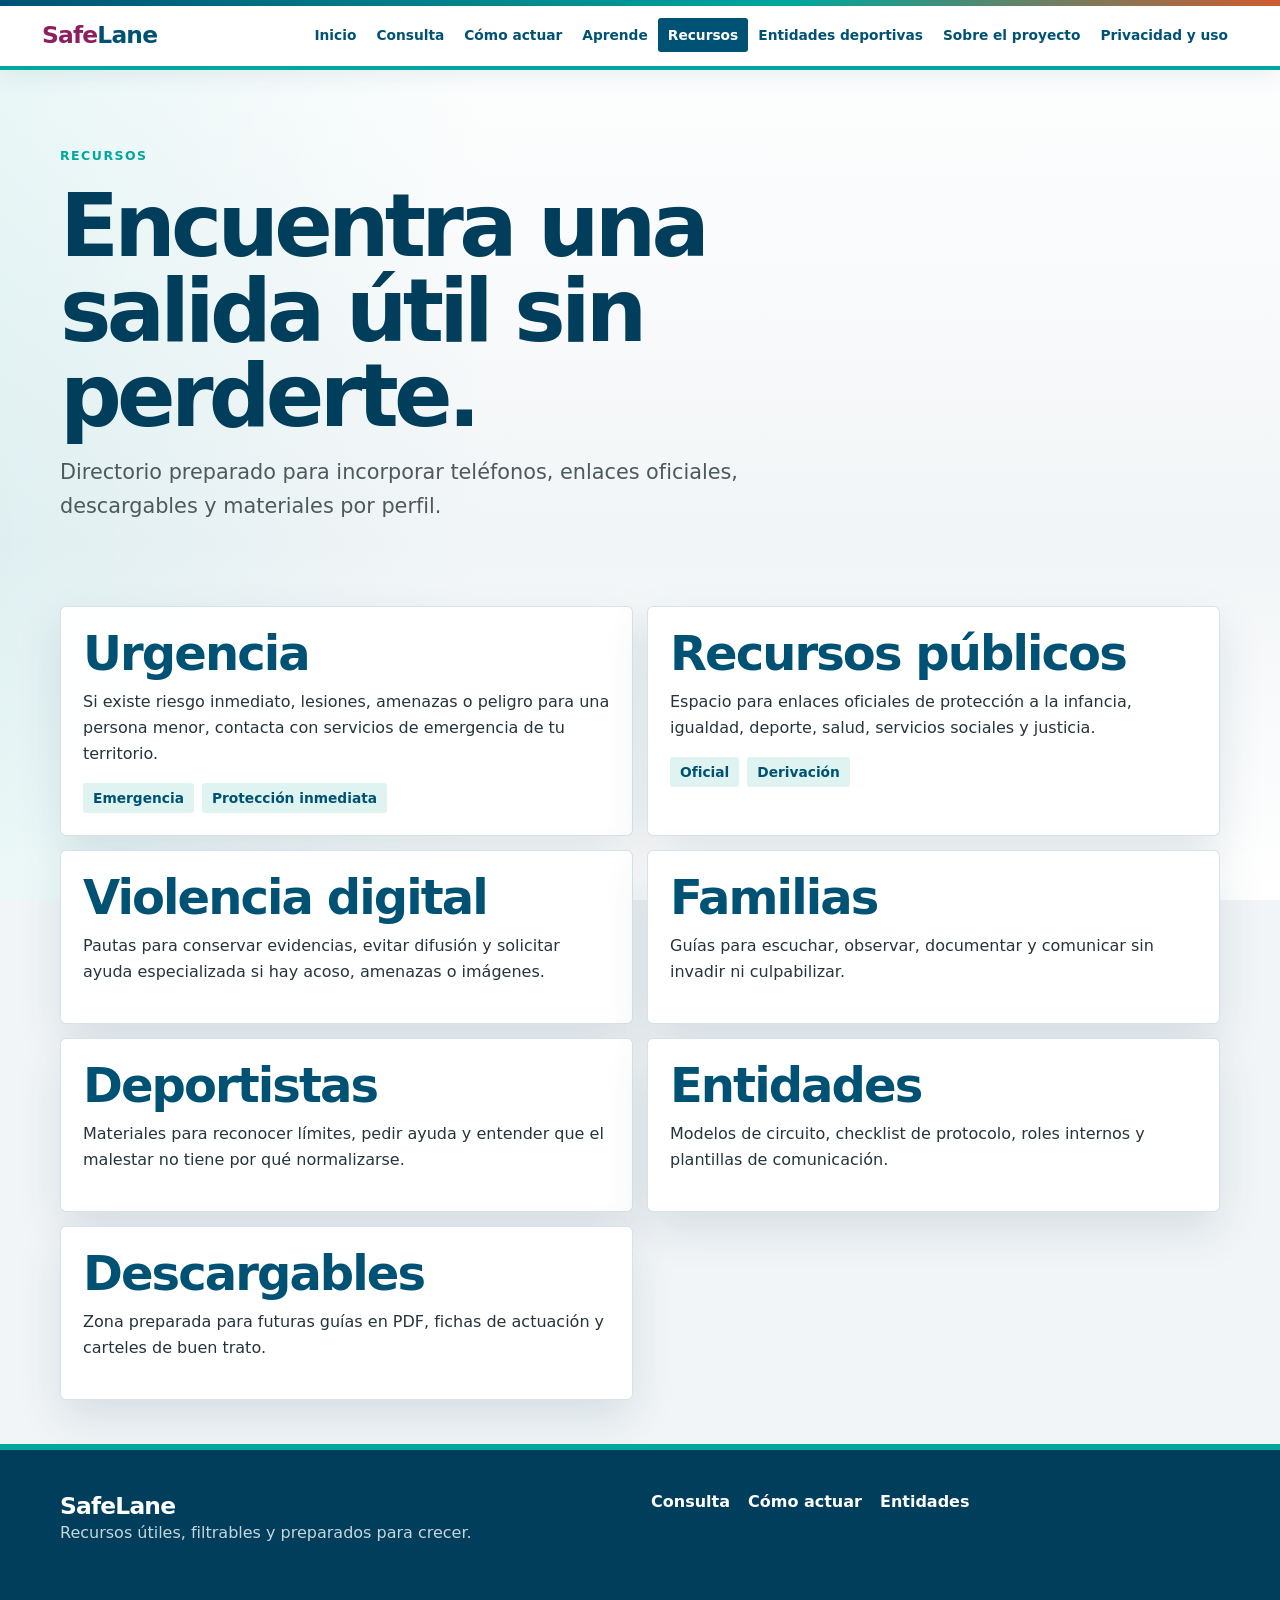
<file: recursos.html>
<!doctype html><html lang="es"><head><meta charset="utf-8"><meta name="viewport" content="width=device-width, initial-scale=1"><title>Recursos | SafeLane</title><link rel="stylesheet" href="styles.css?v=3"><script src="script.js" defer></script></head><body><header class="site-header"><a class="brand" href="index.html"><span>Safe</span>Lane</a><button class="menu-toggle" type="button" aria-expanded="false" aria-controls="site-nav">Menú</button><nav id="site-nav" class="site-nav"><a href="index.html">Inicio</a><a href="consulta.html">Consulta</a><a href="como-actuar.html">Cómo actuar</a><a href="aprende.html">Aprende</a><a class="active" href="recursos.html">Recursos</a><a href="entidades.html">Entidades deportivas</a><a href="sobre.html">Sobre el proyecto</a><a href="privacidad.html">Privacidad y uso</a></nav></header><main><section class="hero page-hero"><div class="hero-copy"><p class="eyebrow">Recursos</p><h1>Encuentra una salida útil sin perderte.</h1><p class="lead">Directorio preparado para incorporar teléfonos, enlaces oficiales, descargables y materiales por perfil.</p></div></section><section class="section grid two"><article id="urgencia" class="resource-block"><h2>Urgencia</h2><p>Si existe riesgo inmediato, lesiones, amenazas o peligro para una persona menor, contacta con servicios de emergencia de tu territorio.</p><div class="tag-row"><span class="tag">Emergencia</span><span class="tag">Protección inmediata</span></div></article><article class="resource-block"><h2>Recursos públicos</h2><p>Espacio para enlaces oficiales de protección a la infancia, igualdad, deporte, salud, servicios sociales y justicia.</p><div class="tag-row"><span class="tag">Oficial</span><span class="tag">Derivación</span></div></article><article class="resource-block"><h2>Violencia digital</h2><p>Pautas para conservar evidencias, evitar difusión y solicitar ayuda especializada si hay acoso, amenazas o imágenes.</p></article><article id="familias" class="resource-block"><h2>Familias</h2><p>Guías para escuchar, observar, documentar y comunicar sin invadir ni culpabilizar.</p></article><article id="deportistas" class="resource-block"><h2>Deportistas</h2><p>Materiales para reconocer límites, pedir ayuda y entender que el malestar no tiene por qué normalizarse.</p></article><article class="resource-block"><h2>Entidades</h2><p>Modelos de circuito, checklist de protocolo, roles internos y plantillas de comunicación.</p></article><article id="descargables" class="resource-block"><h2>Descargables</h2><p>Zona preparada para futuras guías en PDF, fichas de actuación y carteles de buen trato.</p></article></section></main><footer class="site-footer"><div><a class="brand" href="index.html"><span>Safe</span>Lane</a><p>Recursos útiles, filtrables y preparados para crecer.</p></div><div class="footer-links"><a href="consulta.html">Consulta</a><a href="como-actuar.html">Cómo actuar</a><a href="entidades.html">Entidades</a></div></footer></body></html>
</file>
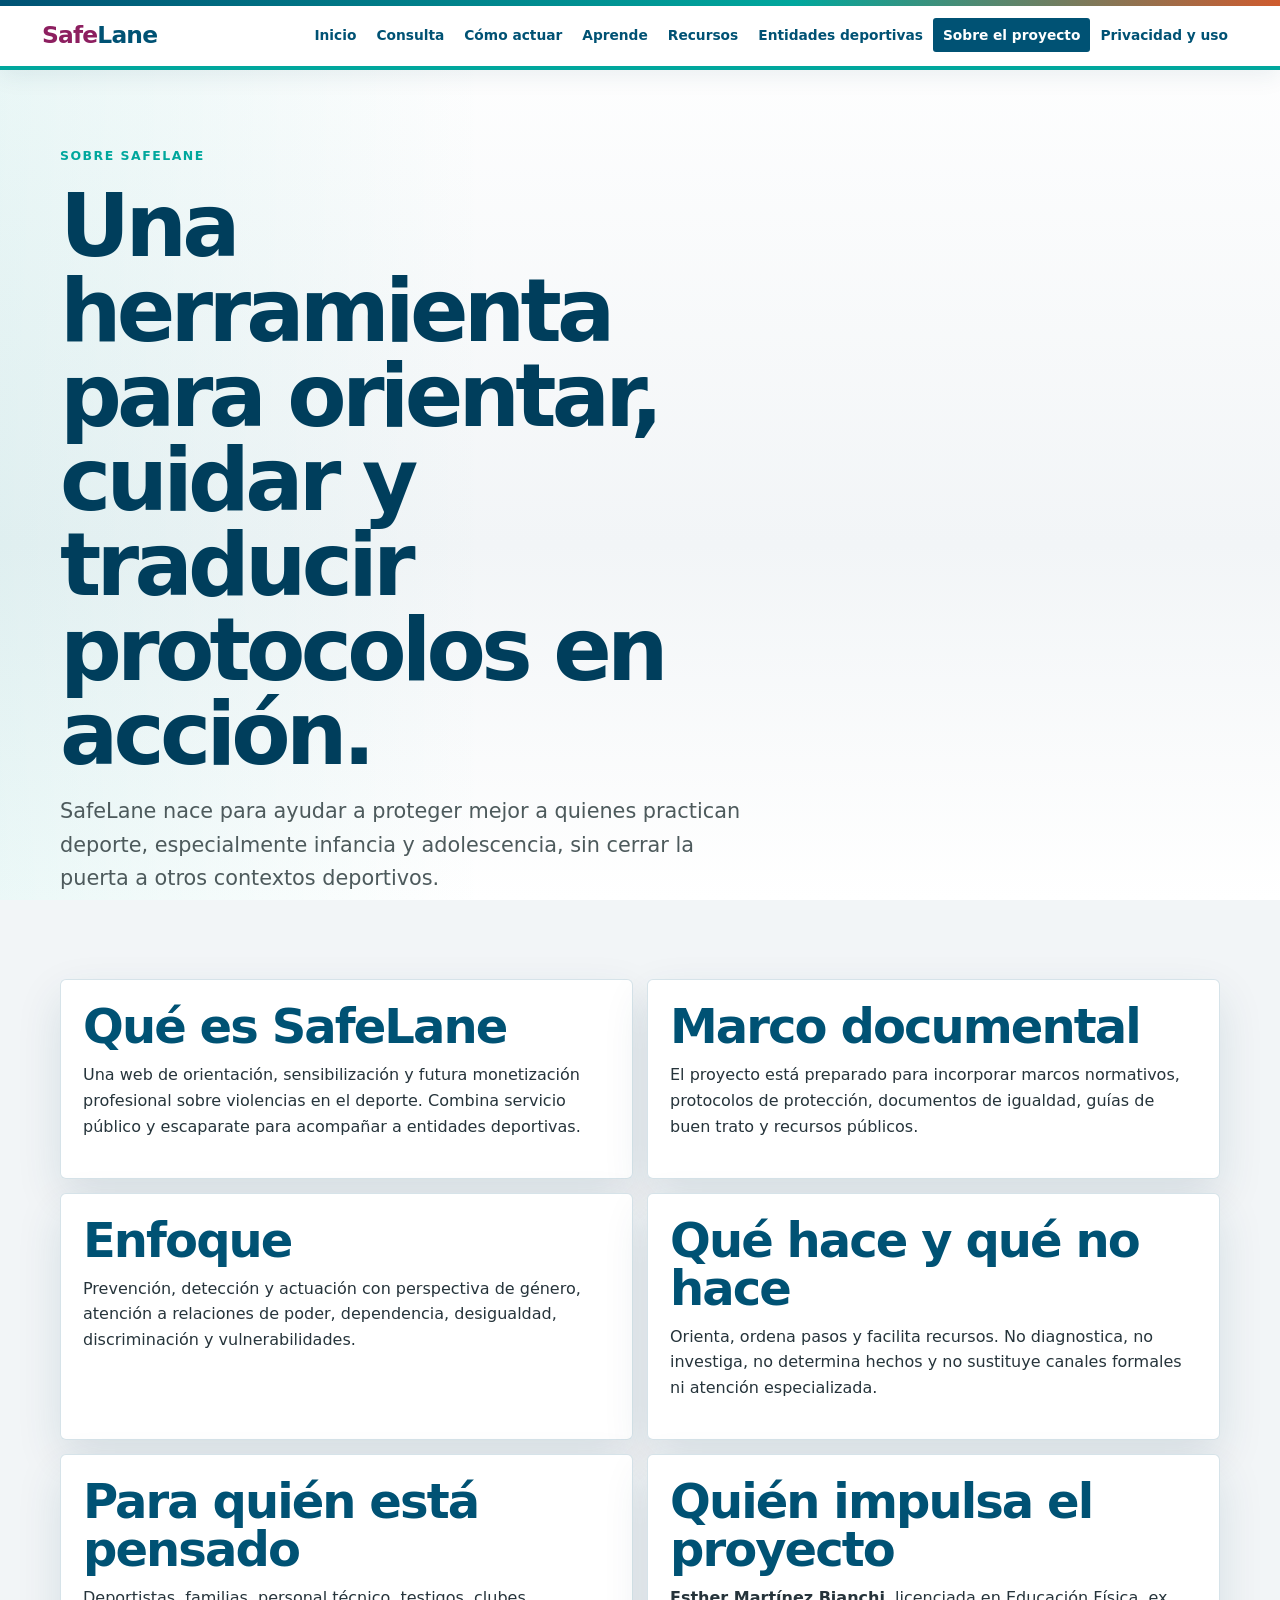
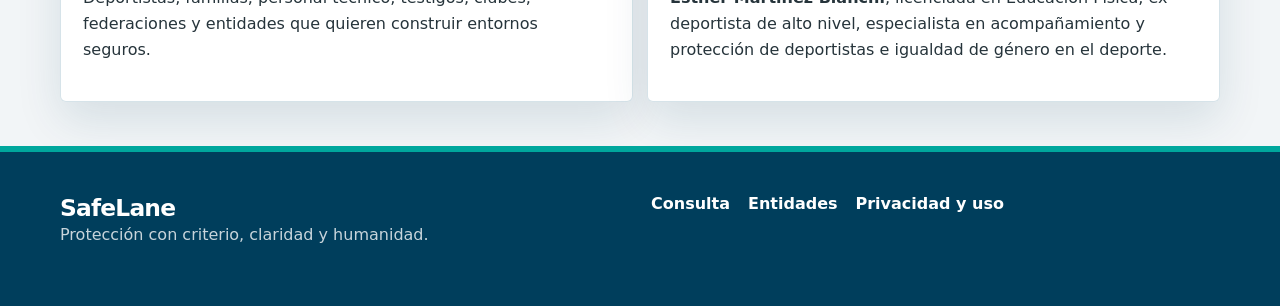
<file: sobre.html>
<!doctype html><html lang="es"><head><meta charset="utf-8"><meta name="viewport" content="width=device-width, initial-scale=1"><title>Sobre el proyecto | SafeLane</title><link rel="stylesheet" href="styles.css?v=3"><script src="script.js" defer></script></head><body><header class="site-header"><a class="brand" href="index.html"><span>Safe</span>Lane</a><button class="menu-toggle" type="button" aria-expanded="false" aria-controls="site-nav">Menú</button><nav id="site-nav" class="site-nav"><a href="index.html">Inicio</a><a href="consulta.html">Consulta</a><a href="como-actuar.html">Cómo actuar</a><a href="aprende.html">Aprende</a><a href="recursos.html">Recursos</a><a href="entidades.html">Entidades deportivas</a><a class="active" href="sobre.html">Sobre el proyecto</a><a href="privacidad.html">Privacidad y uso</a></nav></header><main><section class="hero page-hero"><div class="hero-copy"><p class="eyebrow">Sobre SafeLane</p><h1>Una herramienta para orientar, cuidar y traducir protocolos en acción.</h1><p class="lead">SafeLane nace para ayudar a proteger mejor a quienes practican deporte, especialmente infancia y adolescencia, sin cerrar la puerta a otros contextos deportivos.</p></div></section><section class="section grid two"><article class="resource-block"><h2>Qué es SafeLane</h2><p>Una web de orientación, sensibilización y futura monetización profesional sobre violencias en el deporte. Combina servicio público y escaparate para acompañar a entidades deportivas.</p></article><article class="resource-block"><h2>Marco documental</h2><p>El proyecto está preparado para incorporar marcos normativos, protocolos de protección, documentos de igualdad, guías de buen trato y recursos públicos.</p></article><article class="resource-block"><h2>Enfoque</h2><p>Prevención, detección y actuación con perspectiva de género, atención a relaciones de poder, dependencia, desigualdad, discriminación y vulnerabilidades.</p></article><article class="resource-block"><h2>Qué hace y qué no hace</h2><p>Orienta, ordena pasos y facilita recursos. No diagnostica, no investiga, no determina hechos y no sustituye canales formales ni atención especializada.</p></article><article class="resource-block"><h2>Para quién está pensado</h2><p>Deportistas, familias, personal técnico, testigos, clubes, federaciones y entidades que quieren construir entornos seguros.</p></article><article class="resource-block"><h2>Quién impulsa el proyecto</h2><p><strong>Esther Martínez Bianchi</strong>, licenciada en Educación Física, ex deportista de alto nivel, especialista en acompañamiento y protección de deportistas e igualdad de género en el deporte.</p></article></section></main><footer class="site-footer"><div><a class="brand" href="index.html"><span>Safe</span>Lane</a><p>Protección con criterio, claridad y humanidad.</p></div><div class="footer-links"><a href="consulta.html">Consulta</a><a href="entidades.html">Entidades</a><a href="privacidad.html">Privacidad y uso</a></div></footer></body></html>
</file>
<file: styles.css>
:root {
  --petrol: #005274;
  --petrol-2: #003e5c;
  --sage: #00a79d;
  --sage-soft: #dff4f1;
  --linen: #f2f5f7;
  --ivory: #ffffff;
  --sand: #eef2f4;
  --graphite: #26343b;
  --muted: #667981;
  --plum: #8d1f60;
  --terra: #cf5b2e;
  --line: rgba(0, 82, 116, 0.16);
  --shadow: 0 18px 46px rgba(0, 62, 92, 0.12);
}

* { box-sizing: border-box; }

html { scroll-behavior: smooth; }

body {
  margin: 0;
  font-family: Inter, ui-sans-serif, system-ui, -apple-system, BlinkMacSystemFont, "Segoe UI", sans-serif;
  color: var(--graphite);
  background: var(--linen);
}

body::before {
  content: "";
  position: fixed;
  inset: 0;
  z-index: -1;
  background:
    linear-gradient(90deg, rgba(0, 167, 157, 0.08), transparent 38%),
    linear-gradient(180deg, #ffffff 0, #f2f5f7 34rem, #ffffff 100%);
}

body::after {
  content: "";
  position: fixed;
  top: 0;
  left: 0;
  right: 0;
  z-index: 30;
  height: 6px;
  background: linear-gradient(90deg, var(--petrol), var(--sage) 62%, var(--terra));
}

a { color: inherit; }

.site-header {
  position: sticky;
  top: 0;
  z-index: 20;
  display: flex;
  align-items: center;
  justify-content: space-between;
  gap: 18px;
  padding: 18px clamp(16px, 4vw, 42px) 14px;
  border-bottom: 4px solid var(--sage);
  background: rgba(255, 255, 255, 0.96);
  box-shadow: 0 6px 22px rgba(0, 62, 92, 0.08);
  backdrop-filter: blur(14px);
}

.brand {
  color: var(--petrol);
  font-size: 1.46rem;
  font-weight: 850;
  letter-spacing: -0.035em;
  text-decoration: none;
}

.brand span { color: var(--plum); }

.menu-toggle {
  border: 1px solid var(--line);
  border-radius: 4px;
  padding: 10px 14px;
  color: var(--petrol);
  background: var(--ivory);
  font: inherit;
  font-weight: 750;
}

.site-nav {
  display: none;
  position: absolute;
  top: calc(100% + 1px);
  left: 12px;
  right: 12px;
  padding: 12px;
  border: 1px solid var(--line);
  border-radius: 4px;
  background: var(--ivory);
  box-shadow: var(--shadow);
}

.site-nav.open { display: grid; }

.site-nav a {
  padding: 12px;
  border-radius: 3px;
  color: var(--petrol);
  font-size: 0.94rem;
  font-weight: 700;
  text-decoration: none;
}

.site-nav a.active,
.site-nav a:hover { color: #fff; background: var(--petrol); }

main { overflow: hidden; }

.hero,
.section,
.site-footer {
  width: min(1160px, calc(100% - 32px));
  margin: 0 auto;
}

.hero {
  display: grid;
  gap: 28px;
  padding: 48px 0 32px;
}

.hero-home {
  width: 100%;
  max-width: none;
  padding: 58px max(16px, calc((100vw - 1160px) / 2)) 46px;
  background:
    linear-gradient(90deg, rgba(0, 62, 92, 0.96), rgba(0, 82, 116, 0.9)),
    linear-gradient(135deg, var(--petrol-2), var(--petrol));
}

.hero-home h1,
.hero-home .lead,
.hero-home .eyebrow { color: #fff; }

.hero-home .lead { color: rgba(255, 255, 255, 0.86); }

.hero-copy { display: grid; gap: 18px; }

.eyebrow {
  margin: 0;
  color: var(--sage);
  font-size: 0.78rem;
  font-weight: 850;
  letter-spacing: 0.12em;
  text-transform: uppercase;
}

h1, h2, h3, p { margin-top: 0; }

h1 {
  max-width: 860px;
  margin-bottom: 0;
  color: var(--petrol-2);
  font-size: clamp(2.25rem, 9vw, 5.7rem);
  line-height: 0.98;
  letter-spacing: -0.055em;
}

h2 {
  margin-bottom: 12px;
  color: var(--petrol);
  font-size: clamp(1.65rem, 6vw, 3rem);
  line-height: 1;
  letter-spacing: -0.04em;
}

h3 { margin-bottom: 8px; color: var(--petrol); letter-spacing: -0.025em; }

.lead {
  max-width: 720px;
  color: #4d5a5c;
  font-size: clamp(1.05rem, 2vw, 1.3rem);
  line-height: 1.62;
}

p, li { line-height: 1.62; }

.cta-row { display: flex; flex-wrap: wrap; gap: 12px; }

.button {
  display: inline-flex;
  align-items: center;
  justify-content: center;
  min-height: 46px;
  padding: 0 18px;
  border: 1px solid transparent;
  border-radius: 4px;
  font-weight: 850;
  text-decoration: none;
  cursor: pointer;
}

.primary { color: var(--ivory); background: var(--petrol); }
.primary:hover { background: var(--petrol-2); }
.secondary { color: var(--petrol); border-color: var(--petrol); background: #fff; }
.ghost { color: #fff; background: var(--sage); }

.hero-panel,
.panel,
.card,
.about-strip,
.feature-band,
.b2b-callout,
.resource-block,
.form-panel,
.consult-shell,
.notice {
  border: 1px solid var(--line);
  border-radius: 6px;
  background: rgba(255, 255, 255, 0.96);
  box-shadow: var(--shadow);
}

.hero-panel {
  display: grid;
  gap: 12px;
  padding: 14px;
  background: linear-gradient(145deg, rgba(18, 56, 63, 0.94), rgba(18, 56, 63, 0.78));
}

.signal-card {
  padding: 20px;
  border: 1px solid rgba(255,255,255,0.18);
  border-radius: 4px;
  color: var(--ivory);
  background: rgba(255,255,255,0.08);
}

.signal-card span { display: block; margin-bottom: 28px; color: #6fe2d8; font-weight: 900; }
.signal-card p { margin-bottom: 0; color: rgba(255,250,240,0.76); }

.section { padding: 44px 0; }
.section-head { display: grid; gap: 8px; margin-bottom: 22px; }
.section-head h2 { max-width: 760px; }

.grid { display: grid; gap: 14px; }
.card { padding: 22px; border-top: 5px solid var(--sage); }
.card p { margin-bottom: 0; color: var(--muted); }
.icon {
  display: inline-grid;
  place-items: center;
  width: 42px;
  height: 42px;
  margin-bottom: 24px;
  border-radius: 3px;
  color: var(--ivory);
  background: var(--petrol);
  font-weight: 900;
}

.split { display: grid; gap: 14px; }
.panel { padding: 24px; }
.good { background: #e9f7f5; }
.warning { background: #fff3ea; border-top: 5px solid var(--terra); }
.check-list { display: grid; gap: 10px; padding-left: 18px; margin-bottom: 0; }
.check-list li::marker { color: var(--sage); }

.steps { display: grid; gap: 14px; }
.steps article { padding: 24px; border-left: 6px solid var(--sage); background: #fff; box-shadow: inset 0 -1px 0 var(--line); }
.steps span { color: var(--petrol); font-size: 2rem; font-weight: 900; }

.about-strip,
.b2b-callout,
.contact-grid { display: grid; gap: 20px; align-items: center; padding: 26px; }
.feature-band { padding: 30px; background: linear-gradient(90deg, var(--petrol-2), var(--petrol)); color: var(--ivory); }
.feature-band h2, .feature-band .eyebrow { color: var(--ivory); }
.feature-band p { color: rgba(255,250,240,0.78); }
.b2b-callout { background: linear-gradient(135deg, #e9f7f5, #ffffff); border-left: 6px solid var(--sage); }

.link-card {
  display: flex;
  align-items: end;
  min-height: 132px;
  padding: 20px;
  border: 1px solid var(--line);
  border-radius: 4px;
  color: var(--petrol);
  background: #fff;
  font-weight: 850;
  text-decoration: none;
}

.page-hero { padding-bottom: 18px; }
.page-hero h1 { font-size: clamp(2.4rem, 10vw, 5.4rem); }

.consult-shell { padding: 18px; }
.progress { height: 10px; border-radius: 999px; background: var(--sage-soft); overflow: hidden; }
.progress-bar { width: 16%; height: 100%; background: var(--petrol); transition: width 0.25s ease; }
.question-step { display: none; padding: 26px 0 8px; }
.question-step.active { display: grid; gap: 16px; }
.choice-grid { display: grid; gap: 10px; }
.choice {
  display: grid;
  gap: 4px;
  padding: 16px;
  border: 1px solid var(--line);
  border-radius: 4px;
  background: #fff;
  cursor: pointer;
}
.choice input { accent-color: var(--petrol); }
.choice span { font-weight: 850; color: var(--petrol); }
.choice small { color: var(--muted); }
.consult-actions { display: flex; justify-content: space-between; gap: 10px; margin-top: 18px; }
.result-box { display: grid; gap: 14px; padding: 20px; border-radius: 4px; background: var(--sage-soft); border-left: 6px solid var(--sage); }
.hidden { display: none !important; }

.resource-block { padding: 22px; }
.resource-block ul { padding-left: 18px; margin-bottom: 0; }
.tag-row { display: flex; flex-wrap: wrap; gap: 8px; margin-top: 12px; }
.tag { padding: 7px 10px; border-radius: 3px; color: var(--petrol); background: var(--sage-soft); font-size: 0.86rem; font-weight: 800; }

form { display: grid; gap: 12px; }
label { display: grid; gap: 6px; color: var(--petrol); font-weight: 800; }
input, textarea, select {
  width: 100%;
  border: 1px solid var(--line);
  border-radius: 4px;
  padding: 12px 14px;
  color: var(--graphite);
  background: #fff;
  font: inherit;
}
textarea { min-height: 120px; resize: vertical; }
.form-panel { padding: 22px; }
.notice { padding: 18px; background: #fff3ea; border-left: 6px solid var(--terra); }
.small { color: var(--muted); font-size: 0.9rem; }

.site-footer {
  display: grid;
  gap: 22px;
  width: 100%;
  padding: 42px max(16px, calc((100vw - 1160px) / 2));
  border-top: 6px solid var(--sage);
  color: #fff;
  background: var(--petrol-2);
}
.footer-links { display: flex; flex-wrap: wrap; gap: 12px 18px; }
.site-footer .brand,
.site-footer .brand span { color: #fff; }
.site-footer p,
.site-footer .small { color: rgba(255, 255, 255, 0.78); }
.footer-links a { color: #fff; font-weight: 750; text-decoration: none; }

@media (min-width: 760px) {
  .menu-toggle { display: none; }
  .site-nav { position: static; display: flex; flex-wrap: wrap; justify-content: flex-end; padding: 0; border: 0; border-radius: 0; background: transparent; box-shadow: none; }
  .site-nav a { padding: 9px 10px; font-size: 0.86rem; }
  .hero { grid-template-columns: minmax(0, 1.25fr) minmax(320px, 0.75fr); align-items: center; padding-top: 76px; }
  .cards-five { grid-template-columns: repeat(5, 1fr); }
  .four { grid-template-columns: repeat(4, 1fr); }
  .grid.two, .split, .contact-grid { grid-template-columns: repeat(2, 1fr); }
  .grid.three, .steps { grid-template-columns: repeat(3, 1fr); }
  .about-strip, .b2b-callout { grid-template-columns: 1fr auto; }
  .choice-grid.two { grid-template-columns: repeat(2, 1fr); }
  .site-footer { grid-template-columns: 1fr 1fr; }
  .site-footer .small { grid-column: 1 / -1; }
}
</file>
